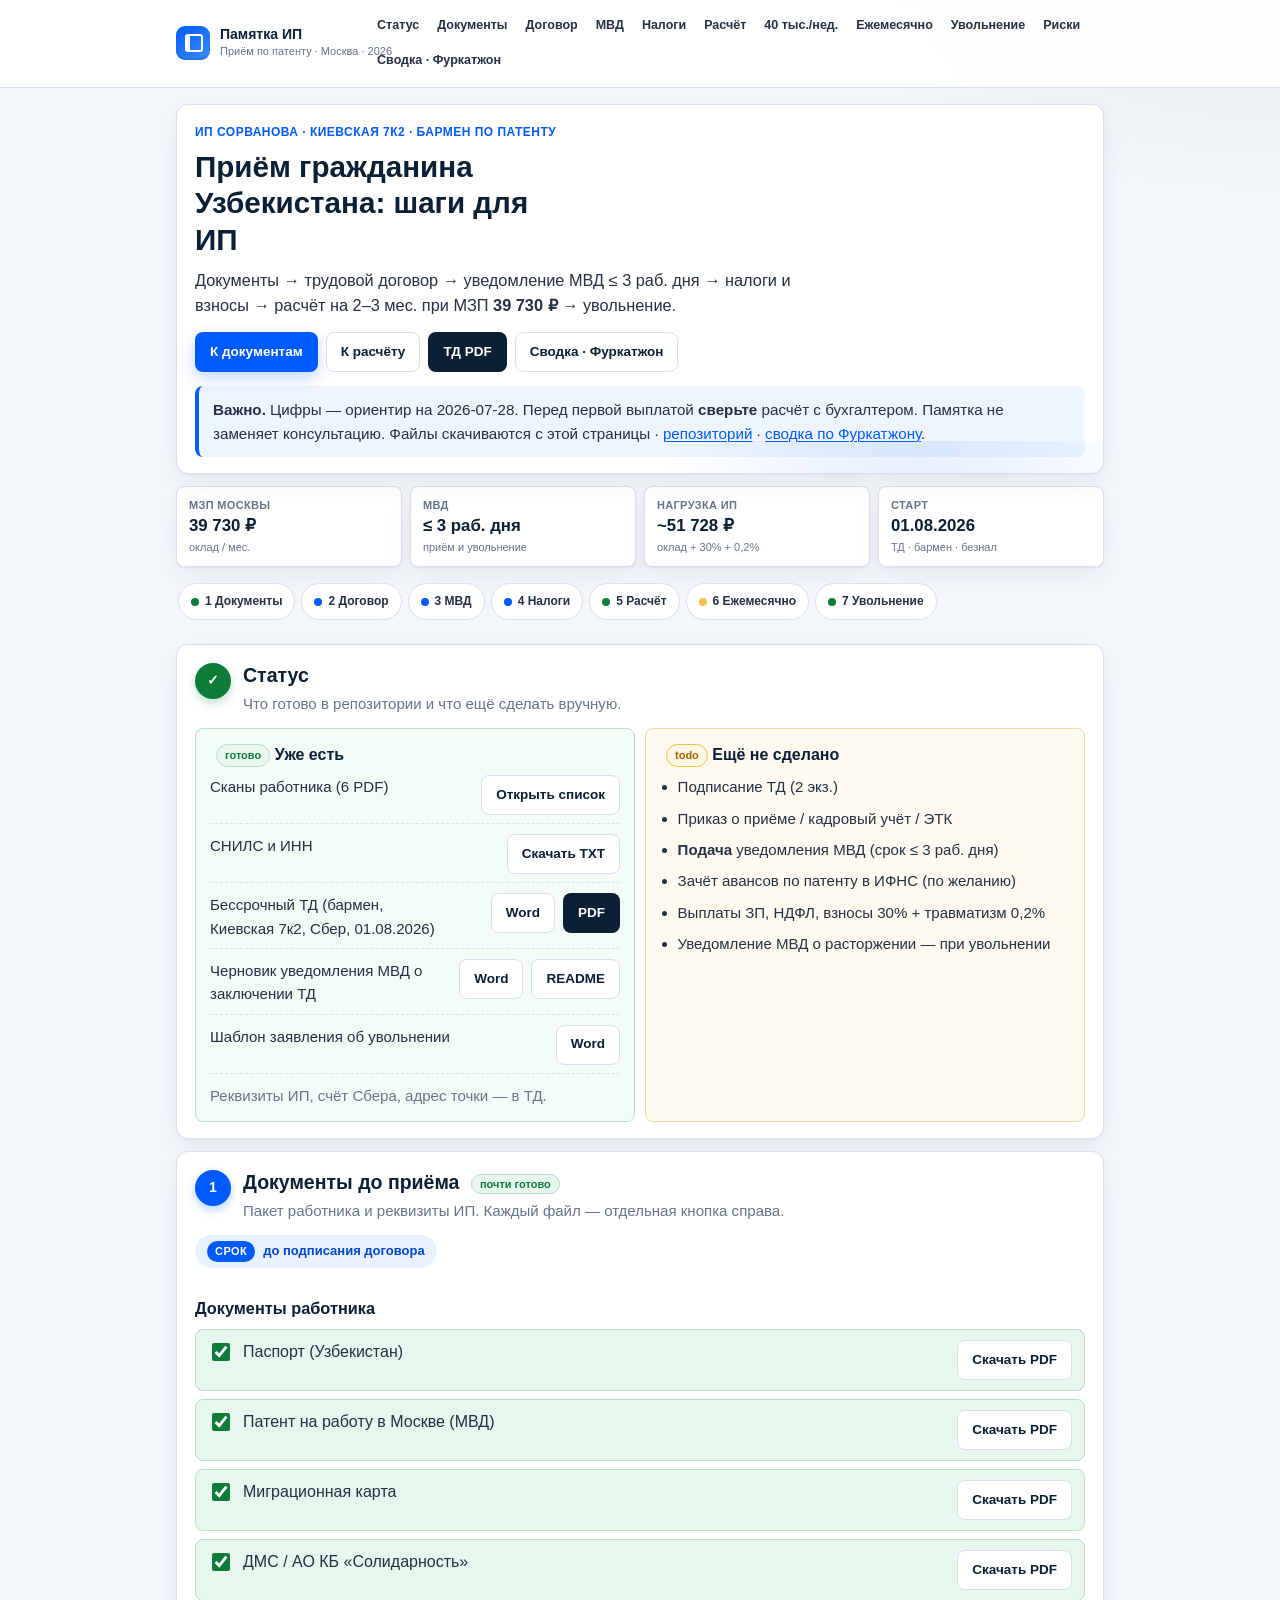
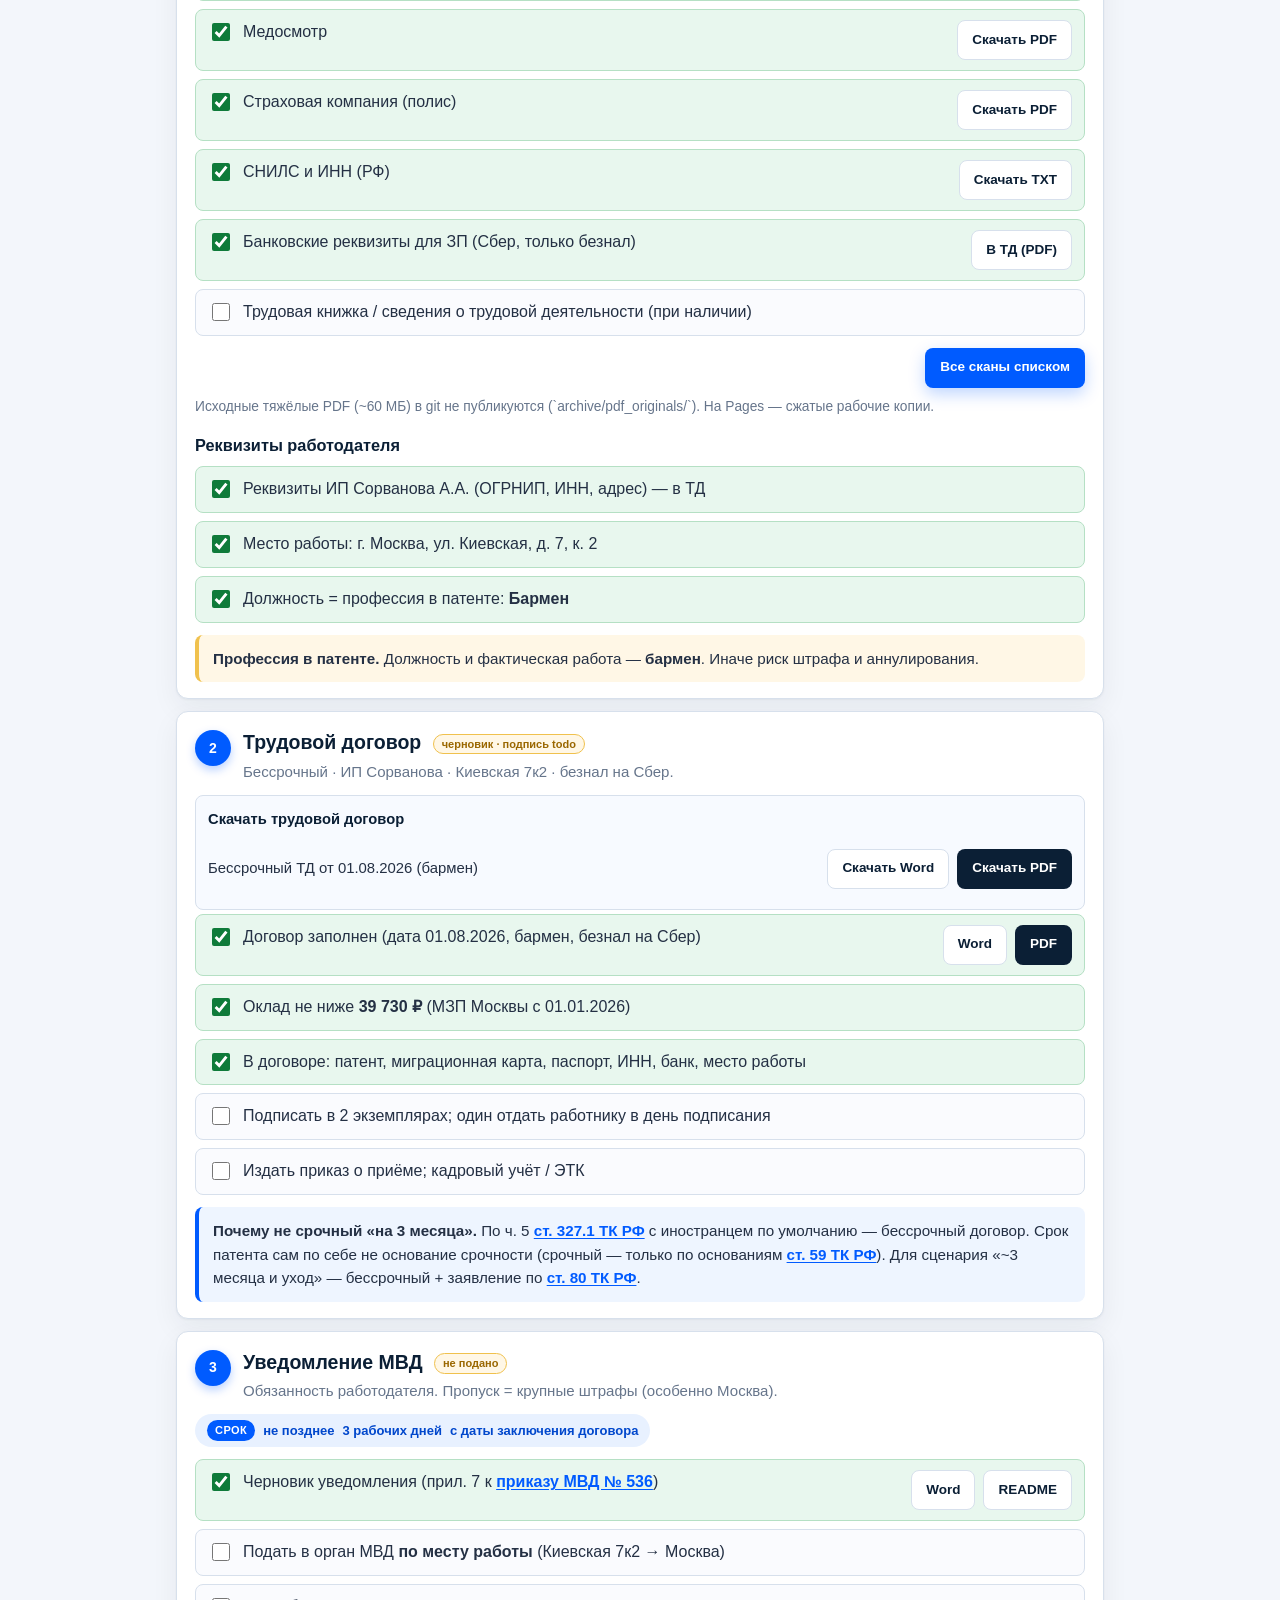
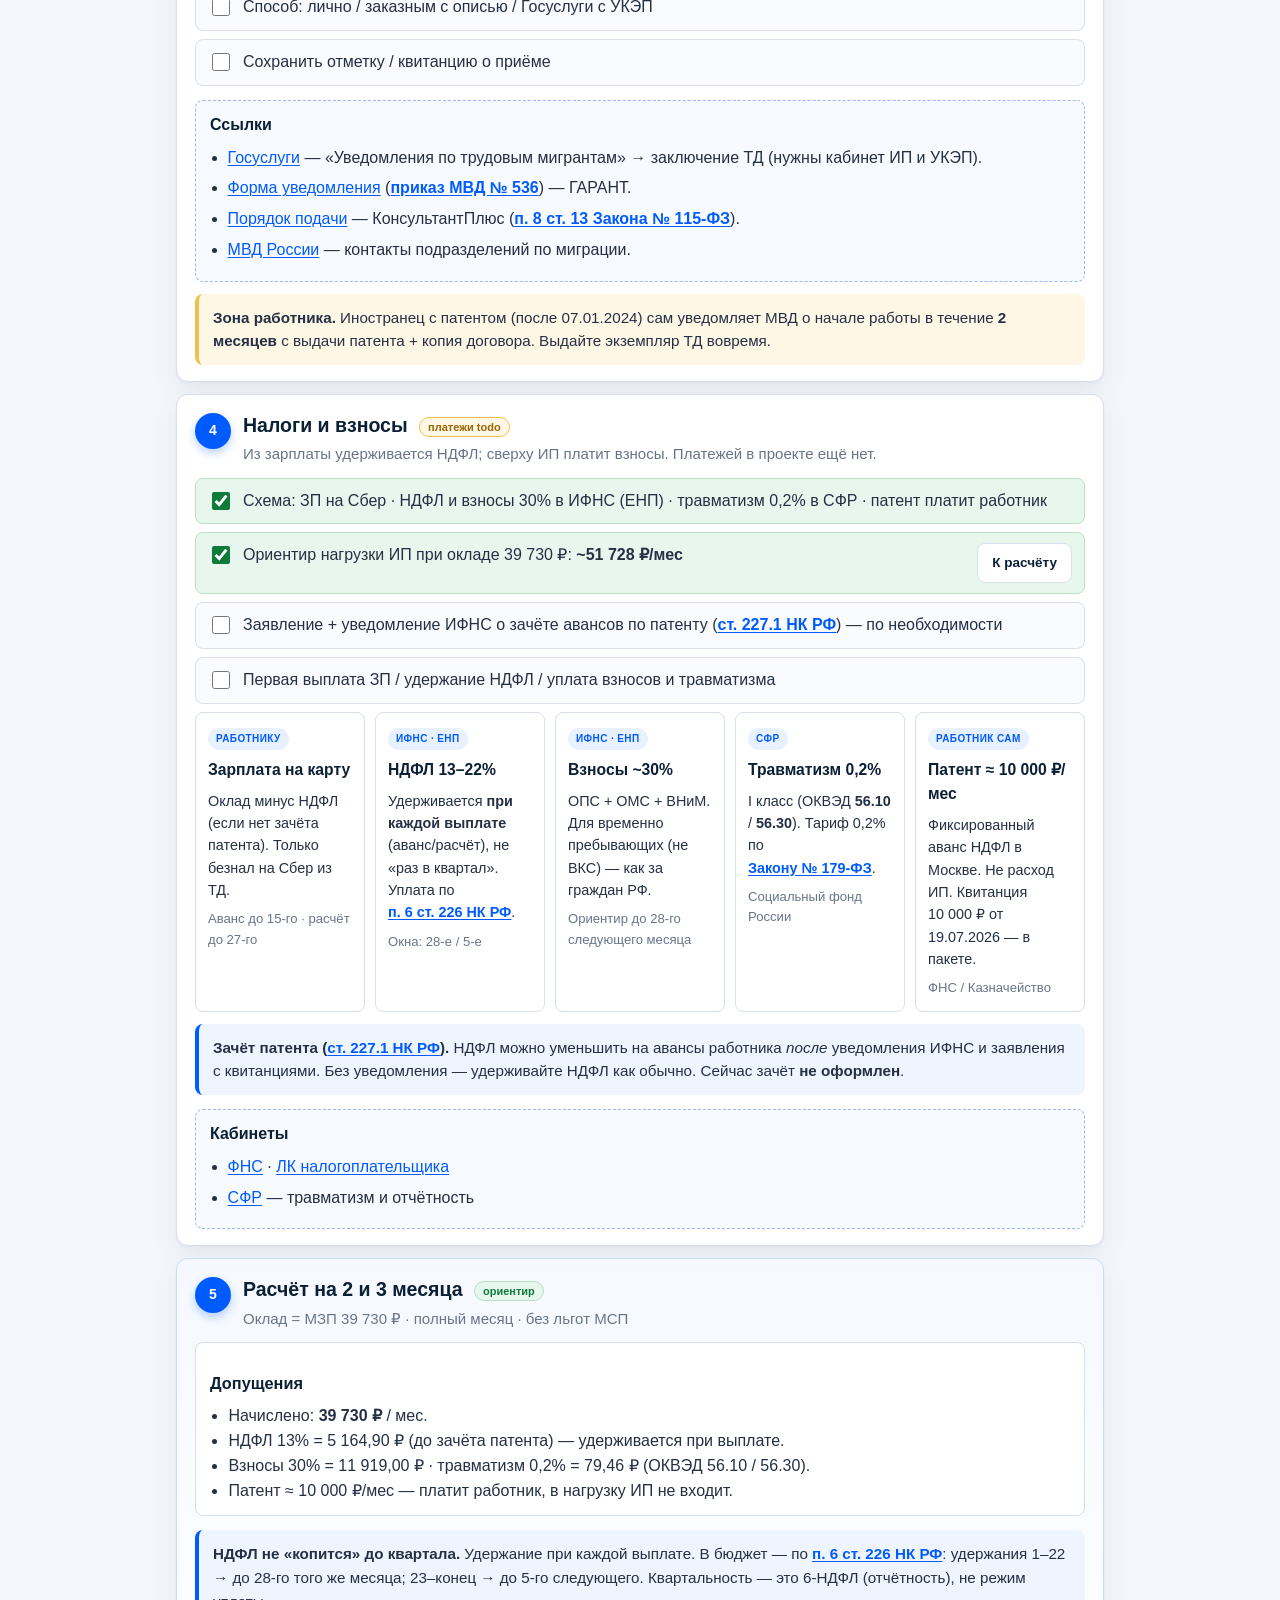
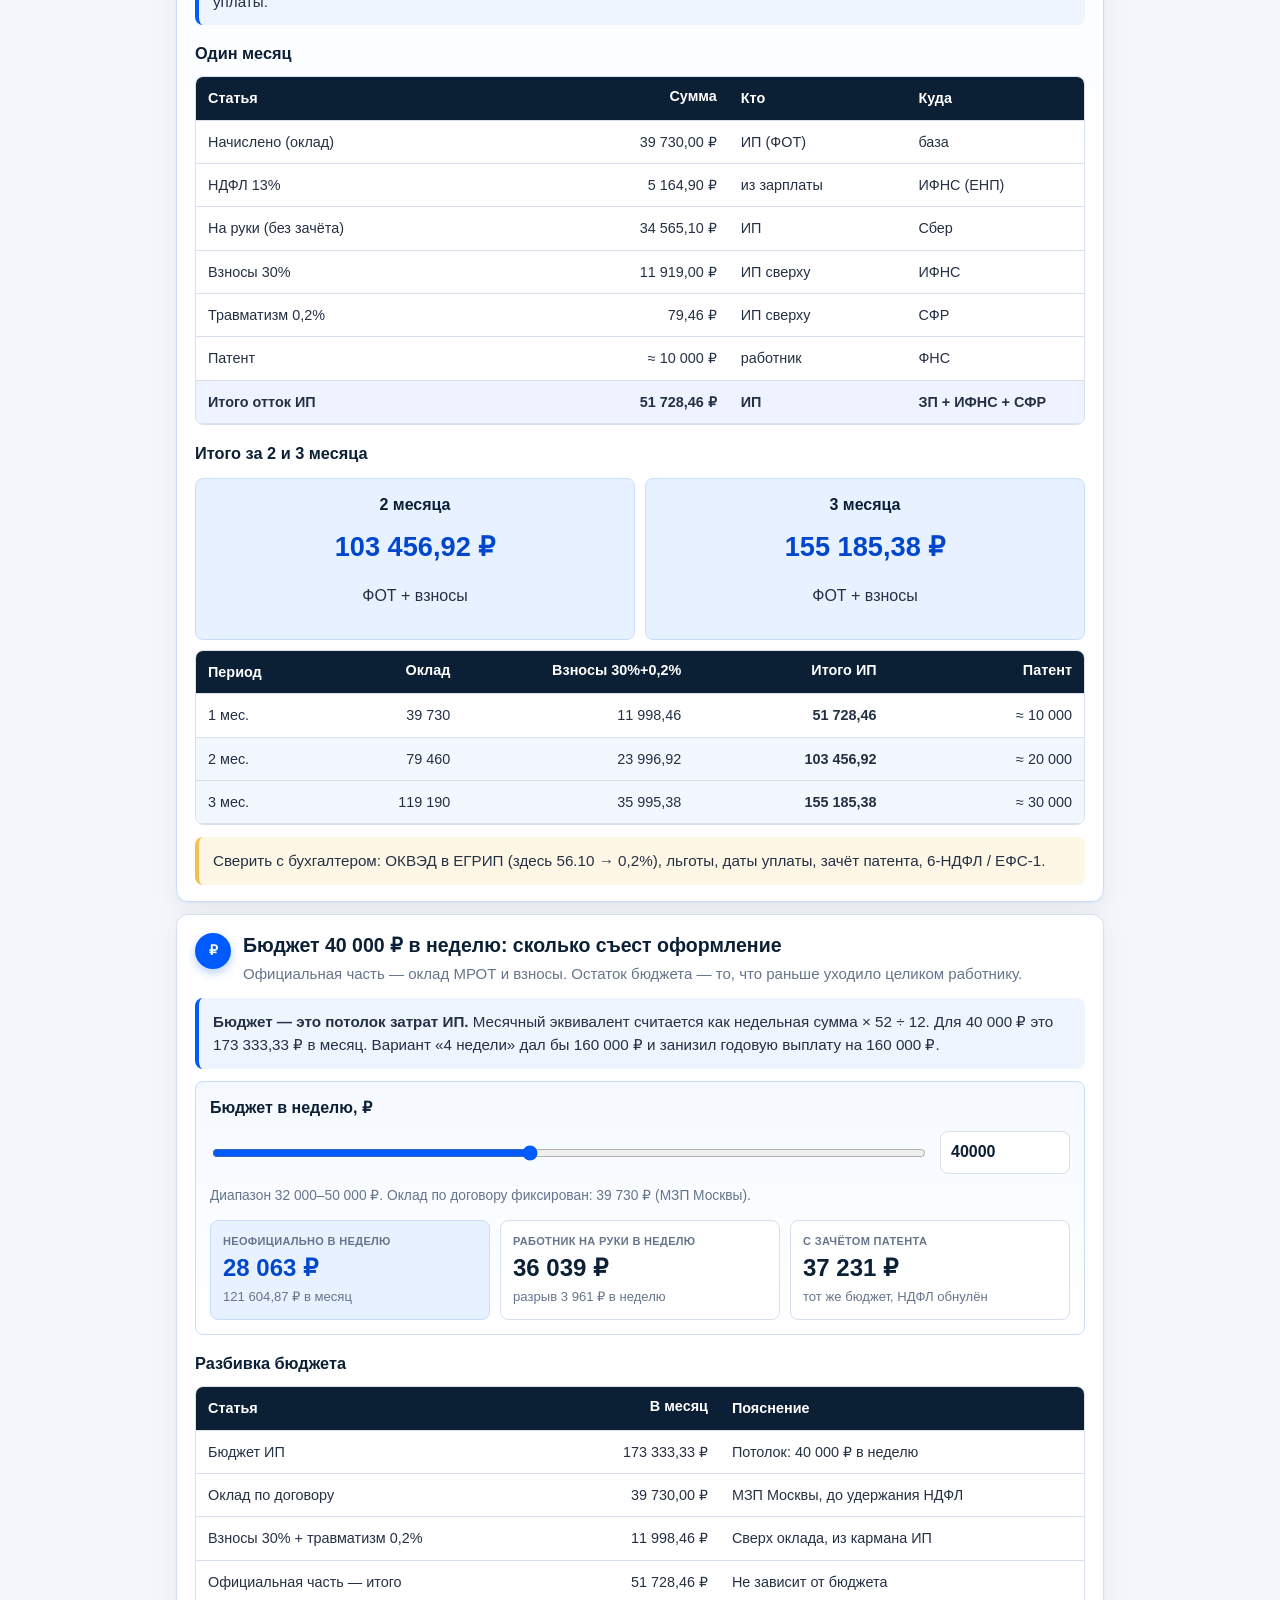
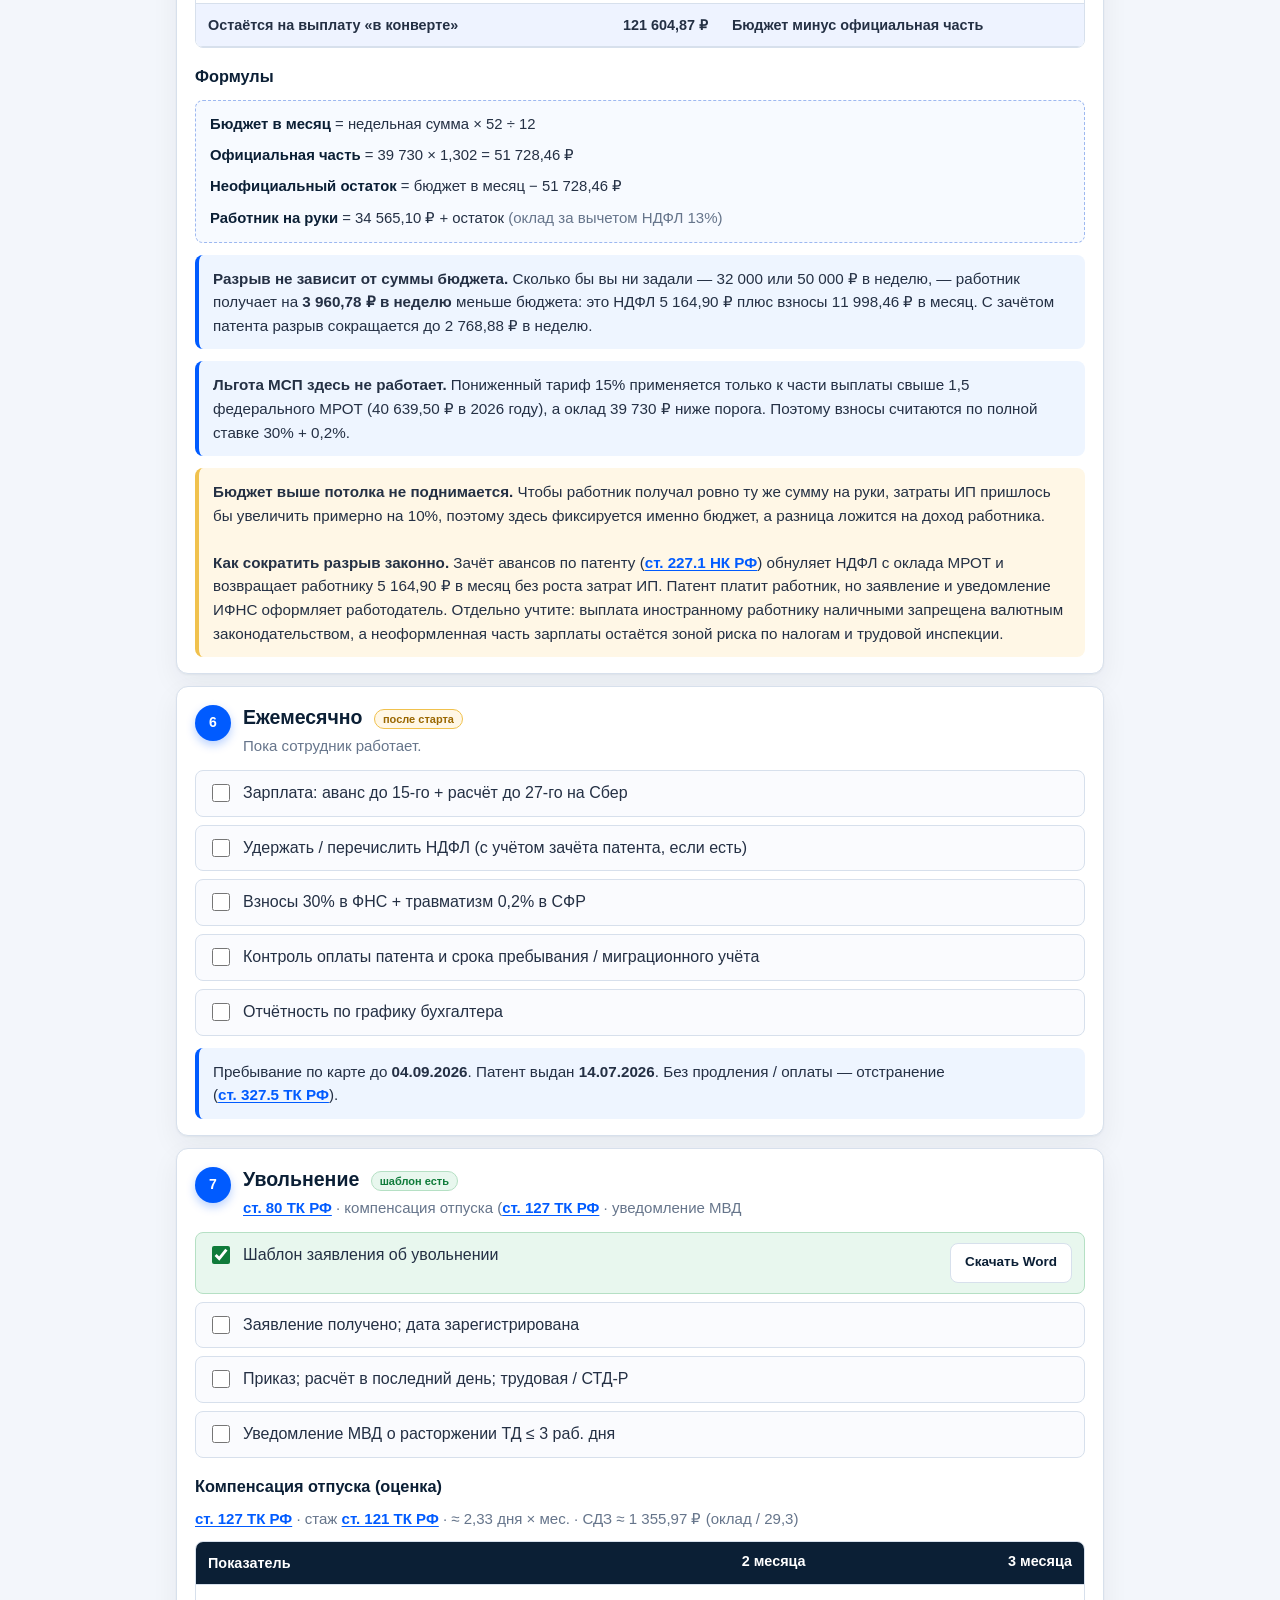
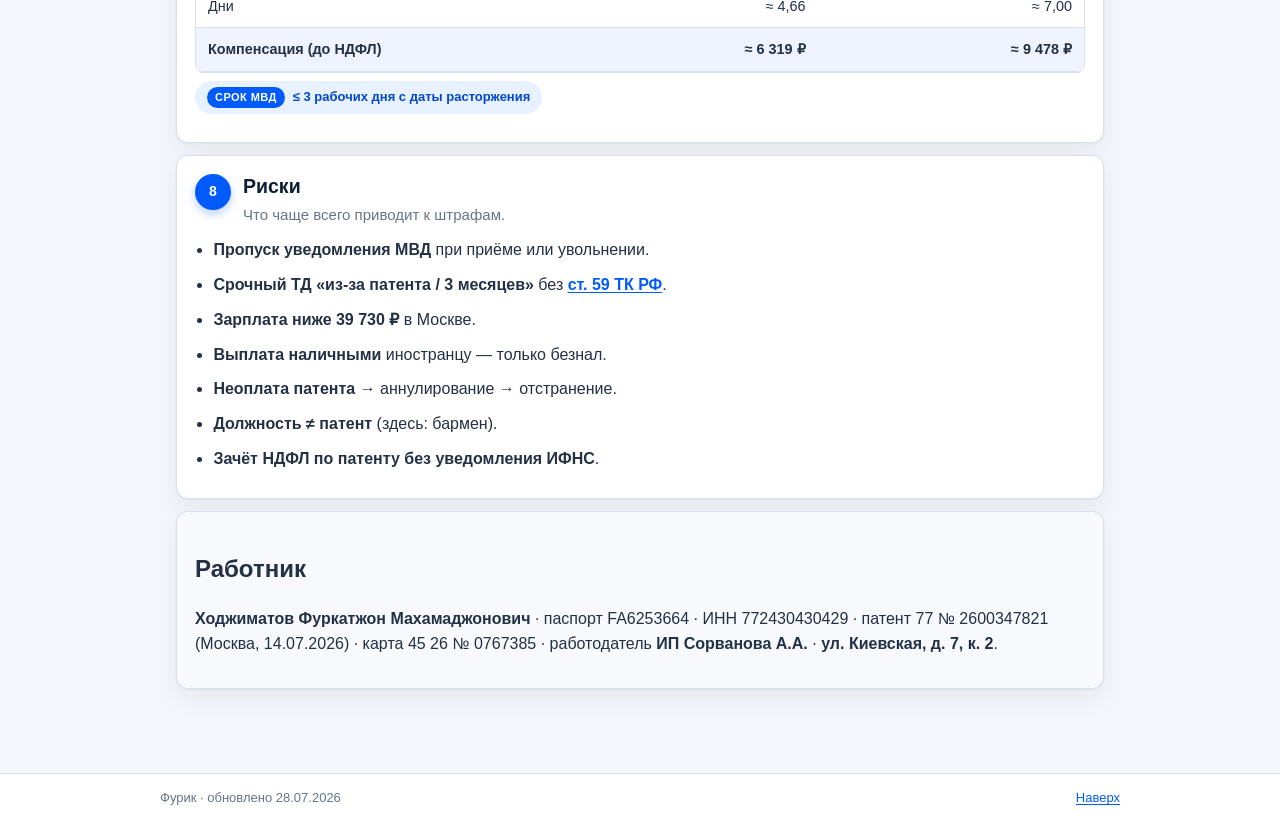
<file: docs/index.html>
<!DOCTYPE html>
<html lang="ru">
<head>
  <meta charset="UTF-8" />
  <meta name="viewport" content="width=device-width, initial-scale=1" />
  <title>Приём иностранца по патенту — пошаговая инструкция для ИП</title>
  <link rel="stylesheet" href="styles.css" />
</head>
<body>
  <header class="topbar" id="topbar">
    <div class="topbar__inner">
      <div class="brand">
        <span class="brand__mark" aria-hidden="true"></span>
        <div>
          <div class="brand__name">Памятка ИП</div>
          <div class="brand__sub">Приём по патенту · Москва · 2026</div>
        </div>
      </div>
      <button class="nav-toggle" type="button" aria-label="Меню" aria-expanded="false" id="navToggle">
        <span></span>
      </button>
      <nav class="topnav" aria-label="Разделы" id="topnav">
        <a href="#status">Статус</a>
        <a href="#prepare">Документы</a>
        <a href="#contract">Договор</a>
        <a href="#mvd">МВД</a>
        <a href="#taxes">Налоги</a>
        <a href="#calc">Расчёт</a>
        <a href="#same-pay">40 тыс./нед.</a>
        <a href="#monthly">Ежемесячно</a>
        <a href="#fire">Увольнение</a>
        <a href="#risks">Риски</a>
        <a href="raschety.html">Сводка · Фуркатжон</a>
      </nav>
    </div>
  </header>

  <main>
    <section class="hero block is-visible">
      <p class="eyebrow">ИП Сорванова · Киевская 7к2 · бармен по патенту</p>
      <h1>Приём гражданина Узбекистана: шаги для ИП</h1>
      <p class="lead">
        Документы → трудовой договор → уведомление МВД ≤&nbsp;3 раб. дня → налоги и взносы →
        расчёт на 2–3 мес. при МЗП <strong>39&nbsp;730&nbsp;₽</strong> → увольнение.
      </p>
      <div class="hero__actions">
        <a class="btn btn--primary" href="#prepare">К документам</a>
        <a class="btn btn--ghost" href="#calc">К расчёту</a>
        <a class="btn btn--pdf" href="трудовой-договор/трудовой-договор-Ходжиматов-бессрочный-01.08.2026.pdf" download>ТД PDF</a>
        <a class="btn btn--ghost" href="raschety.html">Сводка · Фуркатжон</a>
      </div>
      <div class="alert alert--info">
        <strong>Важно.</strong> Цифры — ориентир на 2026-07-28. Перед первой выплатой
        <strong>сверьте</strong> расчёт с бухгалтером. Памятка не заменяет консультацию.
        Файлы скачиваются с этой страницы ·
        <a href="https://github.com/puholet-sketch/furik" target="_blank" rel="noopener">репозиторий</a>
        · <a href="raschety.html">сводка по Фуркатжону</a>.
      </div>
    </section>

    <div class="facts">
      <div class="fact">
        <span class="fact__label">МЗП Москвы</span>
        <span class="fact__value">39&nbsp;730&nbsp;₽</span>
        <span class="fact__hint">оклад / мес.</span>
      </div>
      <div class="fact">
        <span class="fact__label">МВД</span>
        <span class="fact__value">≤&nbsp;3 раб. дня</span>
        <span class="fact__hint">приём и увольнение</span>
      </div>
      <div class="fact">
        <span class="fact__label">Нагрузка ИП</span>
        <span class="fact__value">~51&nbsp;728&nbsp;₽</span>
        <span class="fact__hint">оклад + 30% + 0,2%</span>
      </div>
      <div class="fact">
        <span class="fact__label">Старт</span>
        <span class="fact__value">01.08.2026</span>
        <span class="fact__hint">ТД · бармен · безнал</span>
      </div>
    </div>

    <nav class="progress" aria-label="Прогресс шагов">
      <a href="#prepare" data-state="done"><span class="progress__dot"></span>1 Документы</a>
      <a href="#contract" data-state="partial"><span class="progress__dot"></span>2 Договор</a>
      <a href="#mvd" data-state="partial"><span class="progress__dot"></span>3 МВД</a>
      <a href="#taxes" data-state="partial"><span class="progress__dot"></span>4 Налоги</a>
      <a href="#calc" data-state="done"><span class="progress__dot"></span>5 Расчёт</a>
      <a href="#monthly" data-state="todo"><span class="progress__dot"></span>6 Ежемесячно</a>
      <a href="#fire" data-state="done"><span class="progress__dot"></span>7 Увольнение</a>
    </nav>

    <section id="status" class="block status-panel">
      <div class="step-head">
        <span class="step-num">✓</span>
        <div>
          <h2>Статус</h2>
          <p class="muted">Что готово в репозитории и что ещё сделать вручную.</p>
        </div>
      </div>
      <div class="cards">
        <article class="card card--done">
          <h4><span class="badge badge--done">готово</span> Уже есть</h4>
          <div class="status-row">
            <div class="status-row__text">Сканы работника (6 PDF)</div>
            <div class="status-row__actions">
              <a class="btn btn--ghost" href="документы-работника/index.html">Открыть список</a>
            </div>
          </div>
          <div class="status-row">
            <div class="status-row__text">СНИЛС и ИНН</div>
            <div class="status-row__actions">
              <a class="btn btn--ghost" href="СНИЛС%20ИНН.txt" download>Скачать TXT</a>
            </div>
          </div>
          <div class="status-row">
            <div class="status-row__text">Бессрочный ТД (бармен, Киевская&nbsp;7к2, Сбер, 01.08.2026)</div>
            <div class="status-row__actions">
              <a class="btn btn--ghost" href="трудовой-договор/трудовой-договор-Ходжиматов-бессрочный-01.08.2026.docx" download>Word</a>
              <a class="btn btn--pdf" href="трудовой-договор/трудовой-договор-Ходжиматов-бессрочный-01.08.2026.pdf" download>PDF</a>
            </div>
          </div>
          <div class="status-row">
            <div class="status-row__text">Черновик уведомления МВД о заключении ТД</div>
            <div class="status-row__actions">
              <a class="btn btn--ghost" href="уведомление-мвд/уведомление-МВД-заключение-ТД-Ходжиматов-01.08.2026.docx" download>Word</a>
              <a class="btn btn--ghost" href="уведомление-мвд/README.md">README</a>
            </div>
          </div>
          <div class="status-row">
            <div class="status-row__text">Шаблон заявления об увольнении</div>
            <div class="status-row__actions">
              <a class="btn btn--ghost" href="кадры-увольнение/заявление-об-увольнении.docx" download>Word</a>
            </div>
          </div>
          <p class="muted" style="margin-top:8px">Реквизиты ИП, счёт Сбера, адрес точки — в ТД.</p>
        </article>
        <article class="card card--todo">
          <h4><span class="badge badge--todo">todo</span> Ещё не сделано</h4>
          <ul class="status-list">
            <li>Подписание ТД (2 экз.)</li>
            <li>Приказ о приёме / кадровый учёт / ЭТК</li>
            <li><strong>Подача</strong> уведомления МВД (срок ≤&nbsp;3 раб. дня)</li>
            <li>Зачёт авансов по патенту в ИФНС (по желанию)</li>
            <li>Выплаты ЗП, НДФЛ, взносы 30% + травматизм 0,2%</li>
            <li>Уведомление МВД о расторжении — при увольнении</li>
          </ul>
        </article>
      </div>
    </section>

    <section id="prepare" class="block">
      <div class="step-head">
        <span class="step-num">1</span>
        <div>
          <h2>Документы до приёма <span class="badge badge--done">почти готово</span></h2>
          <p class="muted">Пакет работника и реквизиты ИП. Каждый файл — отдельная кнопка справа.</p>
        </div>
      </div>
      <div class="deadline"><span>Срок</span> до подписания договора</div>

      <h3>Документы работника</h3>
      <div class="check-row done">
        <label class="check-row__main"><input type="checkbox" checked /><span class="check-row__text">Паспорт (Узбекистан)</span></label>
        <div class="check-row__actions">
          <a class="btn btn--ghost" href="документы-работника/O%27ZBEKISTON%20RESPUBLIKASI.pdf" download>Скачать PDF</a>
        </div>
      </div>
      <div class="check-row done">
        <label class="check-row__main"><input type="checkbox" checked /><span class="check-row__text">Патент на работу в Москве (МВД)</span></label>
        <div class="check-row__actions">
          <a class="btn btn--ghost" href="документы-работника/%D0%9C%D0%98%D0%9D%D0%98%D0%A1%D0%A2%D0%95%D0%A0%D0%A1%D0%A2%D0%92%D0%9E_%D0%92%D0%9D%D0%A3%D0%A2%D0%A0%D0%95%D0%9D%D0%9D%D0%98%D0%A5_%D0%94%D0%95%D0%9B_%D0%A0%D0%9E%D0%A1%D0%A1%D0%98%D0%98%CC%86%D0%A1%D0%9A%D0%9E%D0%98%CC%86_%D0%A4%D0%95%D0%94%D0%95%D0%A0%D0%90%D0%A6%D0%98%D0%98.pdf" download>Скачать PDF</a>
        </div>
      </div>
      <div class="check-row done">
        <label class="check-row__main"><input type="checkbox" checked /><span class="check-row__text">Миграционная карта</span></label>
        <div class="check-row__actions">
          <a class="btn btn--ghost" href="документы-работника/%D0%91%20%28%D0%92%D1%8B%D0%B5%D0%B7%D0%B4Departure%29.pdf" download>Скачать PDF</a>
        </div>
      </div>
      <div class="check-row done">
        <label class="check-row__main"><input type="checkbox" checked /><span class="check-row__text">ДМС / АО КБ «Солидарность»</span></label>
        <div class="check-row__actions">
          <a class="btn btn--ghost" href="документы-работника/%D0%90%D0%9E%20%D0%9A%D0%91%20%D0%A1%D0%BE%D0%BB%D0%B8%D0%B4%D0%B0%D1%80%D0%BD%D0%BE%D1%81%D1%82%D1%8C.pdf" download>Скачать PDF</a>
        </div>
      </div>
      <div class="check-row done">
        <label class="check-row__main"><input type="checkbox" checked /><span class="check-row__text">Медосмотр</span></label>
        <div class="check-row__actions">
          <a class="btn btn--ghost" href="документы-работника/%D0%93%D0%BE%D1%81%D1%83%D0%B4%D0%B0%D1%80%D1%81%D1%82%D0%B2%D0%B5%D0%BD%D0%BD%D0%BE%D0%B5_%D0%B1%D1%8E%D0%B4%D0%B6%D0%B5%D1%82%D0%BD%D0%BE%D0%B5_%D1%83%D1%87%D1%80%D0%B5%D0%B6%D0%B4%D0%B5%D0%BD%D0%B8%D0%B5_%D0%B7%D0%B4%D1%80%D0%B0%D0%B2%D0%BE%D0%BE%D1%85%D1%80%D0%B0%D0%BD%D0%B5%D0%BD%D0%B8%D1%8F_%D0%B3%D0%BE%D1%80%D0%BE%D0%B4%D0%B0.pdf" download>Скачать PDF</a>
        </div>
      </div>
      <div class="check-row done">
        <label class="check-row__main"><input type="checkbox" checked /><span class="check-row__text">Страховая компания (полис)</span></label>
        <div class="check-row__actions">
          <a class="btn btn--ghost" href="документы-работника/%D0%A1%D0%A2%D0%A0%D0%90%D0%A5%D0%9E%D0%92%D0%90%D0%AF%20%D0%9A%D0%9E%D0%9C%D0%9F%D0%90%D0%9D%D0%98%D0%AF.pdf" download>Скачать PDF</a>
        </div>
      </div>
      <div class="check-row done">
        <label class="check-row__main"><input type="checkbox" checked /><span class="check-row__text">СНИЛС и ИНН (РФ)</span></label>
        <div class="check-row__actions">
          <a class="btn btn--ghost" href="СНИЛС%20ИНН.txt" download>Скачать TXT</a>
        </div>
      </div>
      <div class="check-row done">
        <label class="check-row__main"><input type="checkbox" checked /><span class="check-row__text">Банковские реквизиты для ЗП (Сбер, только безнал)</span></label>
        <div class="check-row__actions">
          <a class="btn btn--ghost" href="трудовой-договор/трудовой-договор-Ходжиматов-бессрочный-01.08.2026.pdf" download>В ТД (PDF)</a>
        </div>
      </div>
      <div class="check-row">
        <label class="check-row__main"><input type="checkbox" /><span class="check-row__text">Трудовая книжка / сведения о трудовой деятельности (при наличии)</span></label>
      </div>

      <div class="btn-row" style="margin-top:12px">
        <a class="btn btn--primary" href="документы-работника/index.html">Все сканы списком</a>
      </div>
      <p class="footnote">Исходные тяжёлые PDF (~60&nbsp;МБ) в git не публикуются (`archive/pdf_originals/`). На Pages — сжатые рабочие копии.</p>

      <h3>Реквизиты работодателя</h3>
      <div class="check-row done">
        <label class="check-row__main"><input type="checkbox" checked /><span class="check-row__text">Реквизиты ИП Сорванова А.А. (ОГРНИП, ИНН, адрес) — в ТД</span></label>
      </div>
      <div class="check-row done">
        <label class="check-row__main"><input type="checkbox" checked /><span class="check-row__text">Место работы: г.&nbsp;Москва, ул.&nbsp;Киевская, д.&nbsp;7, к.&nbsp;2</span></label>
      </div>
      <div class="check-row done">
        <label class="check-row__main"><input type="checkbox" checked /><span class="check-row__text">Должность = профессия в патенте: <strong>Бармен</strong></span></label>
      </div>

      <div class="alert alert--warn">
        <strong>Профессия в патенте.</strong> Должность и фактическая работа — <strong>бармен</strong>. Иначе риск штрафа и аннулирования.
      </div>
    </section>

    <section id="contract" class="block">
      <div class="step-head">
        <span class="step-num">2</span>
        <div>
          <h2>Трудовой договор <span class="badge badge--todo">черновик · подпись todo</span></h2>
          <p class="muted">Бессрочный · ИП Сорванова · Киевская&nbsp;7к2 · безнал на Сбер.</p>
        </div>
      </div>

      <div class="dl-panel">
        <p class="dl-panel__title">Скачать трудовой договор</p>
        <div class="dl-item">
          <div class="dl-item__name">Бессрочный ТД от 01.08.2026 (бармен)</div>
          <div class="dl-item__actions">
            <a class="btn btn--ghost" href="трудовой-договор/трудовой-договор-Ходжиматов-бессрочный-01.08.2026.docx" download>Скачать Word</a>
            <a class="btn btn--pdf" href="трудовой-договор/трудовой-договор-Ходжиматов-бессрочный-01.08.2026.pdf" download>Скачать PDF</a>
          </div>
        </div>
      </div>

      <div class="check-row done">
        <label class="check-row__main"><input type="checkbox" checked /><span class="check-row__text">Договор заполнен (дата 01.08.2026, бармен, безнал на Сбер)</span></label>
        <div class="check-row__actions">
          <a class="btn btn--ghost" href="трудовой-договор/трудовой-договор-Ходжиматов-бессрочный-01.08.2026.docx" download>Word</a>
          <a class="btn btn--pdf" href="трудовой-договор/трудовой-договор-Ходжиматов-бессрочный-01.08.2026.pdf" download>PDF</a>
        </div>
      </div>
      <div class="check-row done">
        <label class="check-row__main"><input type="checkbox" checked /><span class="check-row__text">Оклад не ниже <strong>39&nbsp;730&nbsp;₽</strong> (МЗП Москвы с 01.01.2026)</span></label>
      </div>
      <div class="check-row done">
        <label class="check-row__main"><input type="checkbox" checked /><span class="check-row__text">В договоре: патент, миграционная карта, паспорт, ИНН, банк, место работы</span></label>
      </div>
      <div class="check-row">
        <label class="check-row__main"><input type="checkbox" /><span class="check-row__text">Подписать в 2 экземплярах; один отдать работнику в день подписания</span></label>
      </div>
      <div class="check-row">
        <label class="check-row__main"><input type="checkbox" /><span class="check-row__text">Издать приказ о приёме; кадровый учёт / ЭТК</span></label>
      </div>

      <div class="alert alert--info">
        <strong>Почему не срочный «на 3 месяца».</strong>
        По ч.&nbsp;5 <a class="law-ref" href="https://www.consultant.ru/document/cons_doc_LAW_34683/309d66cd32f13142a227dcddcd0d0210271d1abd/" target="_blank" rel="noopener">ст.&nbsp;327.1 ТК РФ</a> с иностранцем по умолчанию — бессрочный договор.
        Срок патента сам по себе не основание срочности (срочный — только по основаниям <a class="law-ref" href="https://www.consultant.ru/document/cons_doc_LAW_34683/a462b0f18cb5c73ceb2ea1ff71ae88aed4d67e84/" target="_blank" rel="noopener">ст.&nbsp;59 ТК РФ</a>). Для сценария «~3 месяца и уход» —
        бессрочный + заявление по <a class="law-ref" href="https://www.consultant.ru/document/cons_doc_LAW_34683/aed7d03df679e3376974dadd131b899dc6966650/" target="_blank" rel="noopener">ст.&nbsp;80 ТК РФ</a>.
      </div>
    </section>

    <section id="mvd" class="block">
      <div class="step-head">
        <span class="step-num">3</span>
        <div>
          <h2>Уведомление МВД <span class="badge badge--todo">не подано</span></h2>
          <p class="muted">Обязанность работодателя. Пропуск = крупные штрафы (особенно Москва).</p>
        </div>
      </div>
      <div class="deadline"><span>Срок</span> не позднее <strong>3 рабочих дней</strong> с даты заключения договора</div>

      <div class="check-row done">
        <label class="check-row__main"><input type="checkbox" checked /><span class="check-row__text">Черновик уведомления (прил.&nbsp;7 к <a class="law-ref" href="https://base.garant.ru/74775946/1a3794674ba91fb6f13d1885dca9f9e1/" target="_blank" rel="noopener">приказу МВД №&nbsp;536</a>)</span></label>
        <div class="check-row__actions">
          <a class="btn btn--ghost" href="уведомление-мвд/уведомление-МВД-заключение-ТД-Ходжиматов-01.08.2026.docx" download>Word</a>
          <a class="btn btn--ghost" href="уведомление-мвд/README.md">README</a>
        </div>
      </div>
      <div class="check-row">
        <label class="check-row__main"><input type="checkbox" /><span class="check-row__text">Подать в орган МВД <strong>по месту работы</strong> (Киевская&nbsp;7к2 → Москва)</span></label>
      </div>
      <div class="check-row">
        <label class="check-row__main"><input type="checkbox" /><span class="check-row__text">Способ: лично / заказным с описью / Госуслуги с УКЭП</span></label>
      </div>
      <div class="check-row">
        <label class="check-row__main"><input type="checkbox" /><span class="check-row__text">Сохранить отметку / квитанцию о приёме</span></label>
      </div>

      <div class="link-box">
        <h4>Ссылки</h4>
        <ul>
          <li><a href="https://www.gosuslugi.ru/" target="_blank" rel="noopener">Госуслуги</a> — «Уведомления по трудовым мигрантам» → заключение ТД (нужны кабинет ИП и УКЭП).</li>
          <li><a href="https://base.garant.ru/74775946/1a3794674ba91fb6f13d1885dca9f9e1/" target="_blank" rel="noopener">Форма уведомления</a> (<a class="law-ref" href="https://base.garant.ru/74775946/1a3794674ba91fb6f13d1885dca9f9e1/" target="_blank" rel="noopener">приказ МВД №&nbsp;536</a>) — ГАРАНТ.</li>
          <li><a href="https://www.consultant.ru/document/cons_doc_LAW_365473/6be0eac52331fada1459529f38f796d1e42c0a16/" target="_blank" rel="noopener">Порядок подачи</a> — КонсультантПлюс (<a class="law-ref" href="https://www.consultant.ru/document/cons_doc_LAW_365473/6be0eac52331fada1459529f38f796d1e42c0a16/" target="_blank" rel="noopener">п.&nbsp;8 ст.&nbsp;13 Закона №&nbsp;115-ФЗ</a>).</li>
          <li><a href="https://мвд.рф/" target="_blank" rel="noopener">МВД России</a> — контакты подразделений по миграции.</li>
        </ul>
      </div>
      <div class="alert alert--warn">
        <strong>Зона работника.</strong> Иностранец с патентом (после 07.01.2024) сам уведомляет МВД о начале работы
        в течение <strong>2 месяцев</strong> с выдачи патента + копия договора. Выдайте экземпляр ТД вовремя.
      </div>
    </section>

    <section id="taxes" class="block">
      <div class="step-head">
        <span class="step-num">4</span>
        <div>
          <h2>Налоги и взносы <span class="badge badge--todo">платежи todo</span></h2>
          <p class="muted">Из зарплаты удерживается НДФЛ; сверху ИП платит взносы. Платежей в проекте ещё нет.</p>
        </div>
      </div>

      <div class="check-row done">
        <label class="check-row__main"><input type="checkbox" checked /><span class="check-row__text">Схема: ЗП на Сбер · НДФЛ и взносы 30% в ИФНС (ЕНП) · травматизм 0,2% в СФР · патент платит работник</span></label>
      </div>
      <div class="check-row done">
        <label class="check-row__main"><input type="checkbox" checked /><span class="check-row__text">Ориентир нагрузки ИП при окладе 39&nbsp;730&nbsp;₽: <strong>~51&nbsp;728&nbsp;₽/мес</strong></span></label>
        <div class="check-row__actions">
          <a class="btn btn--ghost" href="#calc">К расчёту</a>
        </div>
      </div>
      <div class="check-row">
        <label class="check-row__main"><input type="checkbox" /><span class="check-row__text">Заявление + уведомление ИФНС о зачёте авансов по патенту (<a class="law-ref" href="https://www.consultant.ru/document/cons_doc_LAW_28165/5adc4fe62fbcbcbffa332de635616bec52a58151/" target="_blank" rel="noopener">ст.&nbsp;227.1 НК РФ</a>) — по необходимости</span></label>
      </div>
      <div class="check-row">
        <label class="check-row__main"><input type="checkbox" /><span class="check-row__text">Первая выплата ЗП / удержание НДФЛ / уплата взносов и травматизма</span></label>
      </div>

      <div class="pay-grid">
        <article class="pay-card">
          <div class="pay-card__tag">Работнику</div>
          <h4>Зарплата на карту</h4>
          <p>Оклад минус НДФЛ (если нет зачёта патента). Только безнал на Сбер из ТД.</p>
          <p class="pay-card__where">Аванс до 15-го · расчёт до 27-го</p>
        </article>
        <article class="pay-card">
          <div class="pay-card__tag">ИФНС · ЕНП</div>
          <h4>НДФЛ 13–22%</h4>
          <p>Удерживается <strong>при каждой выплате</strong> (аванс/расчёт), не «раз в квартал». Уплата по <a class="law-ref" href="https://www.consultant.ru/document/cons_doc_LAW_28165/ecfd690acbabfd266e9d5c4ac0275726d4d0a7c1/" target="_blank" rel="noopener">п.&nbsp;6 ст.&nbsp;226 НК РФ</a>.</p>
          <p class="pay-card__where">Окна: 28-е / 5-е</p>
        </article>
        <article class="pay-card">
          <div class="pay-card__tag">ИФНС · ЕНП</div>
          <h4>Взносы ~30%</h4>
          <p>ОПС + ОМС + ВНиМ. Для временно пребывающих (не ВКС) — как за граждан РФ.</p>
          <p class="pay-card__where">Ориентир до 28-го следующего месяца</p>
        </article>
        <article class="pay-card">
          <div class="pay-card__tag">СФР</div>
          <h4>Травматизм 0,2%</h4>
          <p>I&nbsp;класс (ОКВЭД <strong>56.10</strong> / <strong>56.30</strong>). Тариф 0,2% по <a class="law-ref" href="https://www.consultant.ru/document/cons_doc_LAW_57243/" target="_blank" rel="noopener">Закону №&nbsp;179-ФЗ</a>.</p>
          <p class="pay-card__where">Социальный фонд России</p>
        </article>
        <article class="pay-card">
          <div class="pay-card__tag">Работник сам</div>
          <h4>Патент ≈ 10&nbsp;000&nbsp;₽/мес</h4>
          <p>Фиксированный аванс НДФЛ в Москве. Не расход ИП. Квитанция 10&nbsp;000&nbsp;₽ от 19.07.2026 — в пакете.</p>
          <p class="pay-card__where">ФНС / Казначейство</p>
        </article>
      </div>

      <div class="alert alert--info">
        <strong>Зачёт патента (<a class="law-ref" href="https://www.consultant.ru/document/cons_doc_LAW_28165/5adc4fe62fbcbcbffa332de635616bec52a58151/" target="_blank" rel="noopener">ст.&nbsp;227.1 НК РФ</a>).</strong>
        НДФЛ можно уменьшить на авансы работника <em>после</em> уведомления ИФНС и заявления с квитанциями.
        Без уведомления — удерживайте НДФЛ как обычно. Сейчас зачёт <strong>не оформлен</strong>.
      </div>
      <div class="link-box">
        <h4>Кабинеты</h4>
        <ul>
          <li><a href="https://www.nalog.gov.ru/" target="_blank" rel="noopener">ФНС</a> · <a href="https://lkfl2.nalog.ru/lkfl" target="_blank" rel="noopener">ЛК налогоплательщика</a></li>
          <li><a href="https://sfr.gov.ru/" target="_blank" rel="noopener">СФР</a> — травматизм и отчётность</li>
        </ul>
      </div>
    </section>

    <section id="calc" class="block block--accent">
      <div class="step-head">
        <span class="step-num">5</span>
        <div>
          <h2>Расчёт на 2 и 3 месяца <span class="badge badge--done">ориентир</span></h2>
          <p class="muted">Оклад = МЗП 39&nbsp;730&nbsp;₽ · полный месяц · без льгот МСП</p>
        </div>
      </div>

      <div class="assumptions">
        <h3>Допущения</h3>
        <ul>
          <li>Начислено: <strong>39&nbsp;730&nbsp;₽</strong> / мес.</li>
          <li>НДФЛ 13% = 5&nbsp;164,90&nbsp;₽ (до зачёта патента) — удерживается при выплате.</li>
          <li>Взносы 30% = 11&nbsp;919,00&nbsp;₽ · травматизм 0,2% = 79,46&nbsp;₽ (ОКВЭД 56.10 / 56.30).</li>
          <li>Патент ≈ 10&nbsp;000&nbsp;₽/мес — платит работник, в нагрузку ИП не входит.</li>
        </ul>
      </div>

      <div class="alert alert--info">
        <strong>НДФЛ не «копится» до квартала.</strong>
        Удержание при каждой выплате. В бюджет — по <a class="law-ref" href="https://www.consultant.ru/document/cons_doc_LAW_28165/ecfd690acbabfd266e9d5c4ac0275726d4d0a7c1/" target="_blank" rel="noopener">п.&nbsp;6 ст.&nbsp;226 НК РФ</a>:
        удержания 1–22 → до 28-го того же месяца; 23–конец → до 5-го следующего.
        Квартальность — это 6‑НДФЛ (отчётность), не режим уплаты.
      </div>

      <h3>Один месяц</h3>
      <div class="table-wrap">
        <table class="table-stack table-money table-costs">
          <colgroup>
            <col class="c-article" />
            <col class="c-sum" />
            <col class="c-who" />
            <col class="c-where" />
          </colgroup>
          <thead>
            <tr><th>Статья</th><th class="num">Сумма</th><th>Кто</th><th>Куда</th></tr>
          </thead>
          <tbody>
            <tr>
              <td data-label="Статья">Начислено (оклад)</td>
              <td class="num" data-label="Сумма">39&nbsp;730,00&nbsp;₽</td>
              <td data-label="Кто">ИП (ФОТ)</td>
              <td data-label="Куда">база</td>
            </tr>
            <tr>
              <td data-label="Статья">НДФЛ 13%</td>
              <td class="num" data-label="Сумма">5&nbsp;164,90&nbsp;₽</td>
              <td data-label="Кто">из зарплаты</td>
              <td data-label="Куда">ИФНС (ЕНП)</td>
            </tr>
            <tr>
              <td data-label="Статья">На руки (без зачёта)</td>
              <td class="num" data-label="Сумма">34&nbsp;565,10&nbsp;₽</td>
              <td data-label="Кто">ИП</td>
              <td data-label="Куда">Сбер</td>
            </tr>
            <tr>
              <td data-label="Статья">Взносы 30%</td>
              <td class="num" data-label="Сумма">11&nbsp;919,00&nbsp;₽</td>
              <td data-label="Кто">ИП сверху</td>
              <td data-label="Куда">ИФНС</td>
            </tr>
            <tr>
              <td data-label="Статья">Травматизм 0,2%</td>
              <td class="num" data-label="Сумма">79,46&nbsp;₽</td>
              <td data-label="Кто">ИП сверху</td>
              <td data-label="Куда">СФР</td>
            </tr>
            <tr>
              <td data-label="Статья">Патент</td>
              <td class="num" data-label="Сумма">≈&nbsp;10&nbsp;000&nbsp;₽</td>
              <td data-label="Кто">работник</td>
              <td data-label="Куда">ФНС</td>
            </tr>
            <tr class="row-total">
              <td data-label="Статья">Итого отток ИП</td>
              <td class="num" data-label="Сумма">51&nbsp;728,46&nbsp;₽</td>
              <td data-label="Кто">ИП</td>
              <td data-label="Куда">ЗП + ИФНС + СФР</td>
            </tr>
          </tbody>
        </table>
      </div>

      <h3>Итого за 2 и 3 месяца</h3>
      <div class="cards">
        <article class="card card--money">
          <h4>2 месяца</h4>
          <p class="big-num">103&nbsp;456,92&nbsp;₽</p>
          <p>ФОТ + взносы</p>
        </article>
        <article class="card card--money">
          <h4>3 месяца</h4>
          <p class="big-num">155&nbsp;185,38&nbsp;₽</p>
          <p>ФОТ + взносы</p>
        </article>
      </div>
      <div class="table-wrap">
        <table class="table-money table-period">
          <colgroup>
            <col class="c-period" />
            <col class="c-salary" />
            <col class="c-contrib" />
            <col class="c-total" />
            <col class="c-patent" />
          </colgroup>
          <thead>
            <tr>
              <th>Период</th>
              <th class="num">Оклад</th>
              <th class="num">Взносы 30%+0,2%</th>
              <th class="num">Итого ИП</th>
              <th class="num">Патент</th>
            </tr>
          </thead>
          <tbody>
            <tr>
              <td>1 мес.</td>
              <td class="num">39&nbsp;730</td>
              <td class="num">11&nbsp;998,46</td>
              <td class="num"><strong>51&nbsp;728,46</strong></td>
              <td class="num">≈&nbsp;10&nbsp;000</td>
            </tr>
            <tr class="row-hl">
              <td>2 мес.</td>
              <td class="num">79&nbsp;460</td>
              <td class="num">23&nbsp;996,92</td>
              <td class="num"><strong>103&nbsp;456,92</strong></td>
              <td class="num">≈&nbsp;20&nbsp;000</td>
            </tr>
            <tr class="row-hl">
              <td>3 мес.</td>
              <td class="num">119&nbsp;190</td>
              <td class="num">35&nbsp;995,38</td>
              <td class="num"><strong>155&nbsp;185,38</strong></td>
              <td class="num">≈&nbsp;30&nbsp;000</td>
            </tr>
          </tbody>
        </table>
      </div>
      <div class="alert alert--warn">
        Сверить с бухгалтером: ОКВЭД в ЕГРИП (здесь 56.10 → 0,2%), льготы, даты уплаты, зачёт патента, 6‑НДФЛ / ЕФС‑1.
      </div>
    </section>

    <section id="same-pay" class="block">
      <div class="step-head">
        <span class="step-num">₽</span>
        <div>
          <h2>Бюджет 40&nbsp;000&nbsp;₽ в неделю: сколько съест оформление</h2>
          <p class="muted">Официальная часть — оклад МРОТ и взносы. Остаток бюджета — то, что раньше уходило целиком работнику.</p>
        </div>
      </div>

      <div class="alert alert--info">
        <strong>Бюджет — это потолок затрат ИП.</strong> Месячный эквивалент считается как
        недельная сумма × 52 ÷ 12. Для 40&nbsp;000&nbsp;₽ это 173&nbsp;333,33&nbsp;₽ в месяц.
        Вариант «4 недели» дал бы 160&nbsp;000&nbsp;₽ и занизил годовую выплату на 160&nbsp;000&nbsp;₽.
      </div>

      <div class="calc" id="calc-widget">
        <div class="calc__control">
          <label for="calcWeekly">Бюджет в неделю, ₽</label>
          <div class="calc__inputs">
            <input type="range" id="calcWeekly" min="32000" max="50000" step="500" value="40000" />
            <input type="number" id="calcWeeklyNum" min="32000" max="50000" step="100" value="40000" inputmode="numeric" />
          </div>
          <p class="calc__hint">Диапазон 32&nbsp;000–50&nbsp;000&nbsp;₽. Оклад по договору фиксирован: 39&nbsp;730&nbsp;₽ (МЗП Москвы).</p>
        </div>

        <div class="calc__out">
          <div class="calc__tile calc__tile--main">
            <span class="calc__tile-label">Неофициально в неделю</span>
            <span class="calc__tile-value" id="outRestWeek">28&nbsp;063&nbsp;₽</span>
            <span class="calc__tile-hint" id="outRestMonth">121&nbsp;604,87&nbsp;₽ в месяц</span>
          </div>
          <div class="calc__tile">
            <span class="calc__tile-label">Работник на руки в неделю</span>
            <span class="calc__tile-value" id="outWorkerWeek">36&nbsp;039&nbsp;₽</span>
            <span class="calc__tile-hint" id="outGap">разрыв 3&nbsp;961&nbsp;₽ в неделю</span>
          </div>
          <div class="calc__tile">
            <span class="calc__tile-label">С зачётом патента</span>
            <span class="calc__tile-value" id="outWorkerZach">37&nbsp;231&nbsp;₽</span>
            <span class="calc__tile-hint">тот же бюджет, НДФЛ обнулён</span>
          </div>
        </div>

        <p class="calc__warn" id="calcWarn" hidden>Бюджета не хватает даже на официальную часть 51&nbsp;728,46&nbsp;₽ в месяц.</p>
      </div>

      <h3>Разбивка бюджета</h3>
      <div class="table-wrap">
        <table class="table-money table-weekly">
          <colgroup>
            <col class="c-label" />
            <col class="c-value" />
            <col class="c-note" />
          </colgroup>
          <thead>
            <tr><th>Статья</th><th class="num">В месяц</th><th>Пояснение</th></tr>
          </thead>
          <tbody>
            <tr>
              <td>Бюджет ИП</td>
              <td class="num" id="rowBudget">173&nbsp;333,33&nbsp;₽</td>
              <td>Потолок: <span id="rowBudgetWeek">40&nbsp;000&nbsp;₽</span> в неделю</td>
            </tr>
            <tr>
              <td>Оклад по договору</td>
              <td class="num">39&nbsp;730,00&nbsp;₽</td>
              <td>МЗП Москвы, до удержания НДФЛ</td>
            </tr>
            <tr>
              <td>Взносы 30% + травматизм 0,2%</td>
              <td class="num">11&nbsp;998,46&nbsp;₽</td>
              <td>Сверх оклада, из кармана ИП</td>
            </tr>
            <tr>
              <td>Официальная часть — итого</td>
              <td class="num">51&nbsp;728,46&nbsp;₽</td>
              <td>Не зависит от бюджета</td>
            </tr>
            <tr class="row-total">
              <td>Остаётся на выплату «в конверте»</td>
              <td class="num" id="rowRest"><strong>121&nbsp;604,87&nbsp;₽</strong></td>
              <td>Бюджет минус официальная часть</td>
            </tr>
          </tbody>
        </table>
      </div>

      <h3>Формулы</h3>
      <div class="formula">
        <p><span class="formula__name">Бюджет в месяц</span> = недельная сумма × 52 ÷ 12</p>
        <p><span class="formula__name">Официальная часть</span> = 39&nbsp;730 × 1,302 = 51&nbsp;728,46&nbsp;₽</p>
        <p><span class="formula__name">Неофициальный остаток</span> = бюджет в месяц − 51&nbsp;728,46&nbsp;₽</p>
        <p><span class="formula__name">Работник на руки</span> = 34&nbsp;565,10&nbsp;₽ + остаток <span class="muted">(оклад за вычетом НДФЛ 13%)</span></p>
      </div>

      <div class="alert alert--info">
        <strong>Разрыв не зависит от суммы бюджета.</strong> Сколько бы вы ни задали — 32&nbsp;000 или 50&nbsp;000&nbsp;₽
        в неделю, — работник получает на <strong>3&nbsp;960,78&nbsp;₽ в неделю</strong> меньше бюджета: это НДФЛ 5&nbsp;164,90&nbsp;₽
        плюс взносы 11&nbsp;998,46&nbsp;₽ в месяц. С зачётом патента разрыв сокращается до 2&nbsp;768,88&nbsp;₽ в неделю.
      </div>

      <div class="alert alert--info">
        <strong>Льгота МСП здесь не работает.</strong> Пониженный тариф 15% применяется только к части выплаты
        свыше 1,5 федерального МРОТ (40&nbsp;639,50&nbsp;₽ в 2026&nbsp;году), а оклад 39&nbsp;730&nbsp;₽ ниже порога.
        Поэтому взносы считаются по полной ставке 30% + 0,2%.
      </div>

      <div class="alert alert--warn">
        <strong>Бюджет выше потолка не поднимается.</strong> Чтобы работник получал ровно ту же сумму на руки,
        затраты ИП пришлось бы увеличить примерно на 10%, поэтому здесь фиксируется именно бюджет,
        а разница ложится на доход работника.
        <br /><br />
        <strong>Как сократить разрыв законно.</strong> Зачёт авансов по патенту
        (<a class="law-ref" href="https://www.consultant.ru/document/cons_doc_LAW_28165/5adc4fe62fbcbcbffa332de635616bec52a58151/" target="_blank" rel="noopener">ст.&nbsp;227.1 НК РФ</a>)
        обнуляет НДФЛ с оклада МРОТ и возвращает работнику 5&nbsp;164,90&nbsp;₽ в месяц без роста затрат ИП.
        Патент платит работник, но заявление и уведомление ИФНС оформляет работодатель.
        Отдельно учтите: выплата иностранному работнику наличными запрещена валютным законодательством,
        а неоформленная часть зарплаты остаётся зоной риска по налогам и трудовой инспекции.
      </div>
    </section>

    <section id="monthly" class="block">
      <div class="step-head">
        <span class="step-num">6</span>
        <div>
          <h2>Ежемесячно <span class="badge badge--todo">после старта</span></h2>
          <p class="muted">Пока сотрудник работает.</p>
        </div>
      </div>
      <div class="check-row">
        <label class="check-row__main"><input type="checkbox" /><span class="check-row__text">Зарплата: аванс до 15-го + расчёт до 27-го на Сбер</span></label>
      </div>
      <div class="check-row">
        <label class="check-row__main"><input type="checkbox" /><span class="check-row__text">Удержать / перечислить НДФЛ (с учётом зачёта патента, если есть)</span></label>
      </div>
      <div class="check-row">
        <label class="check-row__main"><input type="checkbox" /><span class="check-row__text">Взносы 30% в ФНС + травматизм 0,2% в СФР</span></label>
      </div>
      <div class="check-row">
        <label class="check-row__main"><input type="checkbox" /><span class="check-row__text">Контроль оплаты патента и срока пребывания / миграционного учёта</span></label>
      </div>
      <div class="check-row">
        <label class="check-row__main"><input type="checkbox" /><span class="check-row__text">Отчётность по графику бухгалтера</span></label>
      </div>
      <div class="alert alert--info">
        Пребывание по карте до <strong>04.09.2026</strong>. Патент выдан <strong>14.07.2026</strong>.
        Без продления / оплаты — отстранение (<a class="law-ref" href="https://www.consultant.ru/document/cons_doc_LAW_34683/81beef2ba7b167621a62978be647f4e1be810679/" target="_blank" rel="noopener">ст.&nbsp;327.5 ТК РФ</a>).
      </div>
    </section>

    <section id="fire" class="block">
      <div class="step-head">
        <span class="step-num">7</span>
        <div>
          <h2>Увольнение <span class="badge badge--done">шаблон есть</span></h2>
          <p class="muted"><a class="law-ref" href="https://www.consultant.ru/document/cons_doc_LAW_34683/aed7d03df679e3376974dadd131b899dc6966650/" target="_blank" rel="noopener">ст.&nbsp;80 ТК РФ</a> · компенсация отпуска (<a class="law-ref" href="https://www.consultant.ru/document/cons_doc_LAW_34683/2f173da324a5464ef649b88f7347b8a17d200dae/" target="_blank" rel="noopener">ст.&nbsp;127 ТК РФ</a> · уведомление МВД</p>
        </div>
      </div>

      <div class="check-row done">
        <label class="check-row__main"><input type="checkbox" checked /><span class="check-row__text">Шаблон заявления об увольнении</span></label>
        <div class="check-row__actions">
          <a class="btn btn--ghost" href="кадры-увольнение/заявление-об-увольнении.docx" download>Скачать Word</a>
        </div>
      </div>
      <div class="check-row">
        <label class="check-row__main"><input type="checkbox" /><span class="check-row__text">Заявление получено; дата зарегистрирована</span></label>
      </div>
      <div class="check-row">
        <label class="check-row__main"><input type="checkbox" /><span class="check-row__text">Приказ; расчёт в последний день; трудовая / СТД‑Р</span></label>
      </div>
      <div class="check-row">
        <label class="check-row__main"><input type="checkbox" /><span class="check-row__text">Уведомление МВД о расторжении ТД ≤&nbsp;3 раб. дня</span></label>
      </div>

      <h3>Компенсация отпуска (оценка)</h3>
      <p class="muted">
        <a class="law-ref" href="https://www.consultant.ru/document/cons_doc_LAW_34683/2f173da324a5464ef649b88f7347b8a17d200dae/" target="_blank" rel="noopener">ст.&nbsp;127 ТК РФ</a>
        · стаж <a class="law-ref" href="https://www.consultant.ru/document/cons_doc_LAW_34683/4b81f3bdfda7b890f6be7740c3d91e8bd6afda5d/" target="_blank" rel="noopener">ст.&nbsp;121 ТК РФ</a>
        · ≈ 2,33 дня × мес. · СДЗ ≈ 1&nbsp;355,97&nbsp;₽ (оклад / 29,3)
      </p>
      <div class="table-wrap">
        <table class="table-money table-leave">
          <colgroup>
            <col class="c-label" />
            <col class="c-m2" />
            <col class="c-m3" />
          </colgroup>
          <thead>
            <tr><th>Показатель</th><th class="num">2 месяца</th><th class="num">3 месяца</th></tr>
          </thead>
          <tbody>
            <tr>
              <td>Дни</td>
              <td class="num">≈&nbsp;4,66</td>
              <td class="num">≈&nbsp;7,00</td>
            </tr>
            <tr class="row-total">
              <td>Компенсация (до НДФЛ)</td>
              <td class="num">≈&nbsp;6&nbsp;319&nbsp;₽</td>
              <td class="num">≈&nbsp;9&nbsp;478&nbsp;₽</td>
            </tr>
          </tbody>
        </table>
      </div>
      <div class="deadline"><span>Срок МВД</span> ≤ 3 рабочих дня с даты расторжения</div>
    </section>

    <section id="risks" class="block">
      <div class="step-head">
        <span class="step-num">8</span>
        <div>
          <h2>Риски</h2>
          <p class="muted">Что чаще всего приводит к штрафам.</p>
        </div>
      </div>
      <ul class="risks">
        <li><strong>Пропуск уведомления МВД</strong> при приёме или увольнении.</li>
        <li><strong>Срочный ТД «из‑за патента / 3 месяцев»</strong> без <a class="law-ref" href="https://www.consultant.ru/document/cons_doc_LAW_34683/a462b0f18cb5c73ceb2ea1ff71ae88aed4d67e84/" target="_blank" rel="noopener">ст.&nbsp;59 ТК РФ</a>.</li>
        <li><strong>Зарплата ниже 39&nbsp;730&nbsp;₽</strong> в Москве.</li>
        <li><strong>Выплата наличными</strong> иностранцу — только безнал.</li>
        <li><strong>Неоплата патента</strong> → аннулирование → отстранение.</li>
        <li><strong>Должность ≠ патент</strong> (здесь: бармен).</li>
        <li><strong>Зачёт НДФЛ по патенту без уведомления ИФНС</strong>.</li>
      </ul>
    </section>

    <section class="block block--footer-note">
      <h2>Работник</h2>
      <p>
        <strong>Ходжиматов Фуркатжон Махамаджонович</strong> · паспорт FA6253664 · ИНН 772430430429 ·
        патент 77 №&nbsp;2600347821 (Москва, 14.07.2026) · карта 45&nbsp;26 №&nbsp;0767385 ·
        работодатель <strong>ИП Сорванова А.А.</strong> · <strong>ул.&nbsp;Киевская, д.&nbsp;7, к.&nbsp;2</strong>.
      </p>
    </section>
  </main>

  <footer class="footer">
    <div class="footer__inner">
      <span>Фурик · обновлено 28.07.2026</span>
      <a href="#status">Наверх</a>
    </div>
  </footer>

  <script>
    (function () {
      const topbar = document.getElementById("topbar");
      const toggle = document.getElementById("navToggle");
      const nav = document.getElementById("topnav");
      if (toggle && topbar) {
        toggle.addEventListener("click", () => {
          const open = topbar.classList.toggle("is-open");
          toggle.setAttribute("aria-expanded", open ? "true" : "false");
        });
        nav?.querySelectorAll("a").forEach((a) => {
          a.addEventListener("click", () => {
            topbar.classList.remove("is-open");
            toggle.setAttribute("aria-expanded", "false");
          });
        });
      }

      document.querySelectorAll(".check-row").forEach((row) => {
        const input = row.querySelector('input[type="checkbox"]');
        if (!input) return;
        const sync = () => row.classList.toggle("done", input.checked);
        sync();
        input.addEventListener("change", sync);
      });

      const blocks = document.querySelectorAll(".block");
      if ("IntersectionObserver" in window) {
        const io = new IntersectionObserver(
          (entries) => {
            entries.forEach((e) => {
              if (e.isIntersecting) e.target.classList.add("is-visible");
            });
          },
          { threshold: 0.08, rootMargin: "0px 0px -40px 0px" }
        );
        blocks.forEach((b) => io.observe(b));
      } else {
        blocks.forEach((b) => b.classList.add("is-visible"));
      }
    })();
  </script>

  <script>
    (function () {
      const OKLAD = 39730;
      const CONTRIB_RATE = 0.302;
      const NDFL_RATE = 0.13;
      const WEEKS_PER_MONTH = 52 / 12;

      const officialCost = OKLAD * (1 + CONTRIB_RATE);
      const netOfficial = OKLAD * (1 - NDFL_RATE);

      const range = document.getElementById("calcWeekly");
      const number = document.getElementById("calcWeeklyNum");
      if (!range || !number) return;

      const money = (v, digits) =>
        v.toLocaleString("ru-RU", {
          minimumFractionDigits: digits ?? 0,
          maximumFractionDigits: digits ?? 0,
        }) + " ₽";
      const setText = (id, text) => {
        const el = document.getElementById(id);
        if (el) el.textContent = text;
      };

      function render(weekly) {
        const budget = weekly * WEEKS_PER_MONTH;
        const rest = budget - officialCost;
        const shortage = rest < 0;
        const restSafe = Math.max(rest, 0);

        setText("outRestWeek", money(restSafe / WEEKS_PER_MONTH));
        setText("outRestMonth", money(restSafe, 2) + " в месяц");
        setText("outWorkerWeek", money((netOfficial + restSafe) / WEEKS_PER_MONTH));
        setText("outWorkerZach", money((OKLAD + restSafe) / WEEKS_PER_MONTH));
        setText("outGap", "разрыв " + money(weekly - (netOfficial + restSafe) / WEEKS_PER_MONTH) + " в неделю");
        setText("rowBudget", money(budget, 2));
        setText("rowBudgetWeek", money(weekly));
        setText("rowRest", money(restSafe, 2));

        const warn = document.getElementById("calcWarn");
        if (warn) warn.hidden = !shortage;
      }

      function sync(source) {
        const raw = Number(source.value);
        if (!Number.isFinite(raw)) return;
        const weekly = Math.min(Math.max(raw, Number(range.min)), Number(range.max));
        range.value = String(weekly);
        if (document.activeElement !== number) number.value = String(weekly);
        render(weekly);
      }

      range.addEventListener("input", () => sync(range));
      number.addEventListener("input", () => sync(number));
      number.addEventListener("blur", () => sync(number));
      render(Number(range.value));
    })();
  </script>
</body>
</html>
</file>
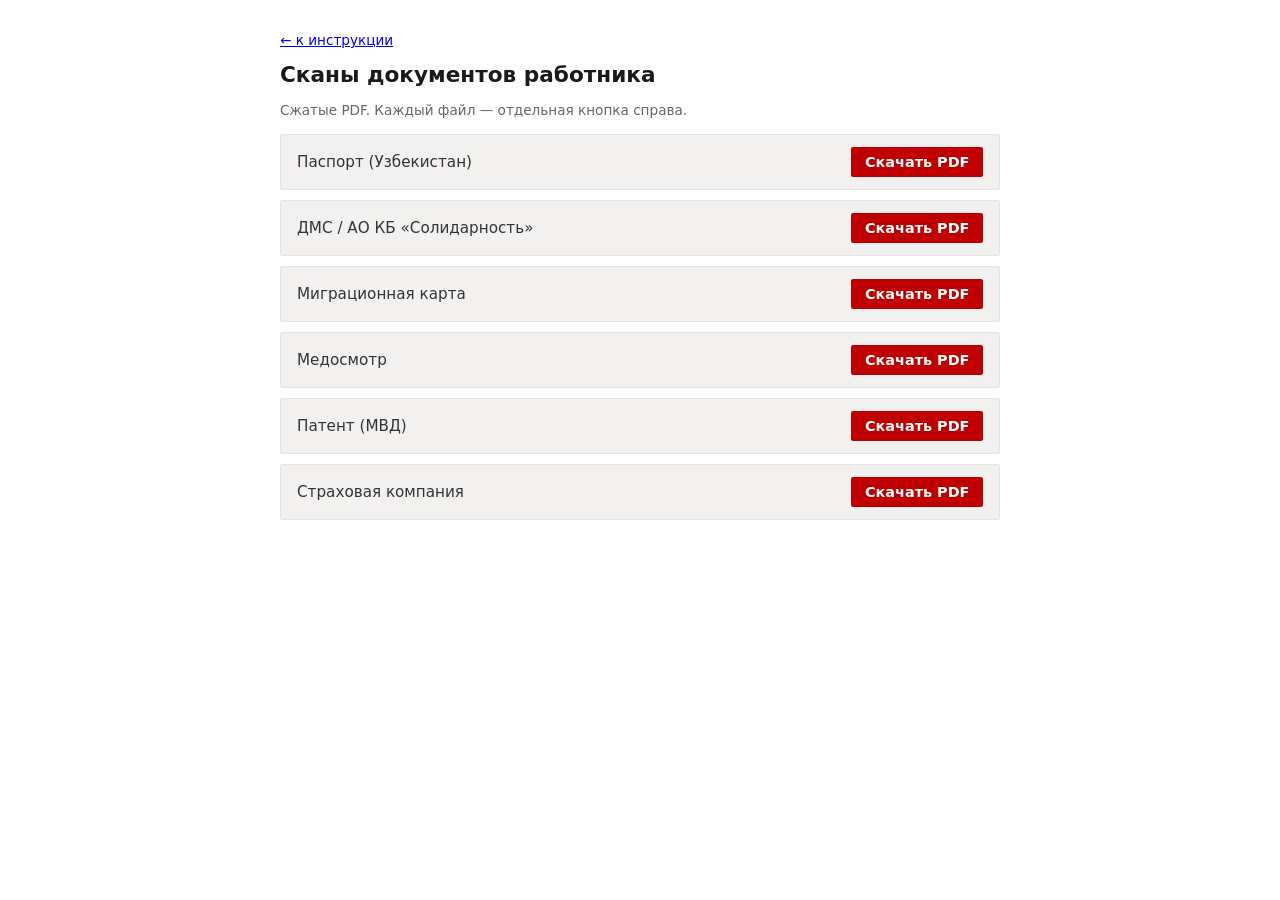
<file: docs/документы-работника/index.html>
<!DOCTYPE html>
<html lang="ru">
<head>
  <meta charset="UTF-8" />
  <meta name="viewport" content="width=device-width, initial-scale=1" />
  <title>Документы работника — скачать</title>
  <style>
    body { font-family: system-ui, sans-serif; max-width: 720px; margin: 2rem auto; padding: 0 1rem; color: #333; }
    h1 { font-size: 1.35rem; color: #1a1a1a; }
    ul { list-style: none; padding: 0; }
    li { margin: 0.6rem 0; padding: 0.75rem 1rem; border: 1px solid #e8e4e1; border-radius: 2px; display: flex; flex-wrap: wrap; gap: 0.5rem 1rem; align-items: center; justify-content: space-between; background: #f3f1ef; }
    a.dl { display: inline-flex; padding: 0.45rem 0.85rem; background: #c00000; color: #fff; text-decoration: none; border-radius: 2px; font-size: 0.9rem; font-weight: 600; margin-left: auto; }
    a.dl:hover { background: #8a0000; }
    .name { font-size: 0.95rem; flex: 1 1 200px; }
    .muted { color: #666; font-size: 0.85rem; }
  </style>
</head>
<body>
  <p class="muted"><a href="../index.html">← к инструкции</a></p>
  <h1>Сканы документов работника</h1>
  <p class="muted">Сжатые PDF. Каждый файл — отдельная кнопка справа.</p>
  <ul>
    <li><span class="name">Паспорт (Узбекистан)</span>
      <a class="dl" href="./O%27ZBEKISTON%20RESPUBLIKASI.pdf" download>Скачать PDF</a></li>
    <li><span class="name">ДМС / АО КБ «Солидарность»</span>
      <a class="dl" href="./%D0%90%D0%9E%20%D0%9A%D0%91%20%D0%A1%D0%BE%D0%BB%D0%B8%D0%B4%D0%B0%D1%80%D0%BD%D0%BE%D1%81%D1%82%D1%8C.pdf" download>Скачать PDF</a></li>
    <li><span class="name">Миграционная карта</span>
      <a class="dl" href="./%D0%91%20%28%D0%92%D1%8B%D0%B5%D0%B7%D0%B4Departure%29.pdf" download>Скачать PDF</a></li>
    <li><span class="name">Медосмотр</span>
      <a class="dl" href="./%D0%93%D0%BE%D1%81%D1%83%D0%B4%D0%B0%D1%80%D1%81%D1%82%D0%B2%D0%B5%D0%BD%D0%BD%D0%BE%D0%B5_%D0%B1%D1%8E%D0%B4%D0%B6%D0%B5%D1%82%D0%BD%D0%BE%D0%B5_%D1%83%D1%87%D1%80%D0%B5%D0%B6%D0%B4%D0%B5%D0%BD%D0%B8%D0%B5_%D0%B7%D0%B4%D1%80%D0%B0%D0%B2%D0%BE%D0%BE%D1%85%D1%80%D0%B0%D0%BD%D0%B5%D0%BD%D0%B8%D1%8F_%D0%B3%D0%BE%D1%80%D0%BE%D0%B4%D0%B0.pdf" download>Скачать PDF</a></li>
    <li><span class="name">Патент (МВД)</span>
      <a class="dl" href="./%D0%9C%D0%98%D0%9D%D0%98%D0%A1%D0%A2%D0%95%D0%A0%D0%A1%D0%A2%D0%92%D0%9E_%D0%92%D0%9D%D0%A3%D0%A2%D0%A0%D0%95%D0%9D%D0%9D%D0%98%D0%A5_%D0%94%D0%95%D0%9B_%D0%A0%D0%9E%D0%A1%D0%A1%D0%98%D0%98%CC%86%D0%A1%D0%9A%D0%9E%D0%98%CC%86_%D0%A4%D0%95%D0%94%D0%95%D0%A0%D0%90%D0%A6%D0%98%D0%98.pdf" download>Скачать PDF</a></li>
    <li><span class="name">Страховая компания</span>
      <a class="dl" href="./%D0%A1%D0%A2%D0%A0%D0%90%D0%A5%D0%9E%D0%92%D0%90%D0%AF%20%D0%9A%D0%9E%D0%9C%D0%9F%D0%90%D0%9D%D0%98%D0%AF.pdf" download>Скачать PDF</a></li>
  </ul>
</body>
</html>
</file>
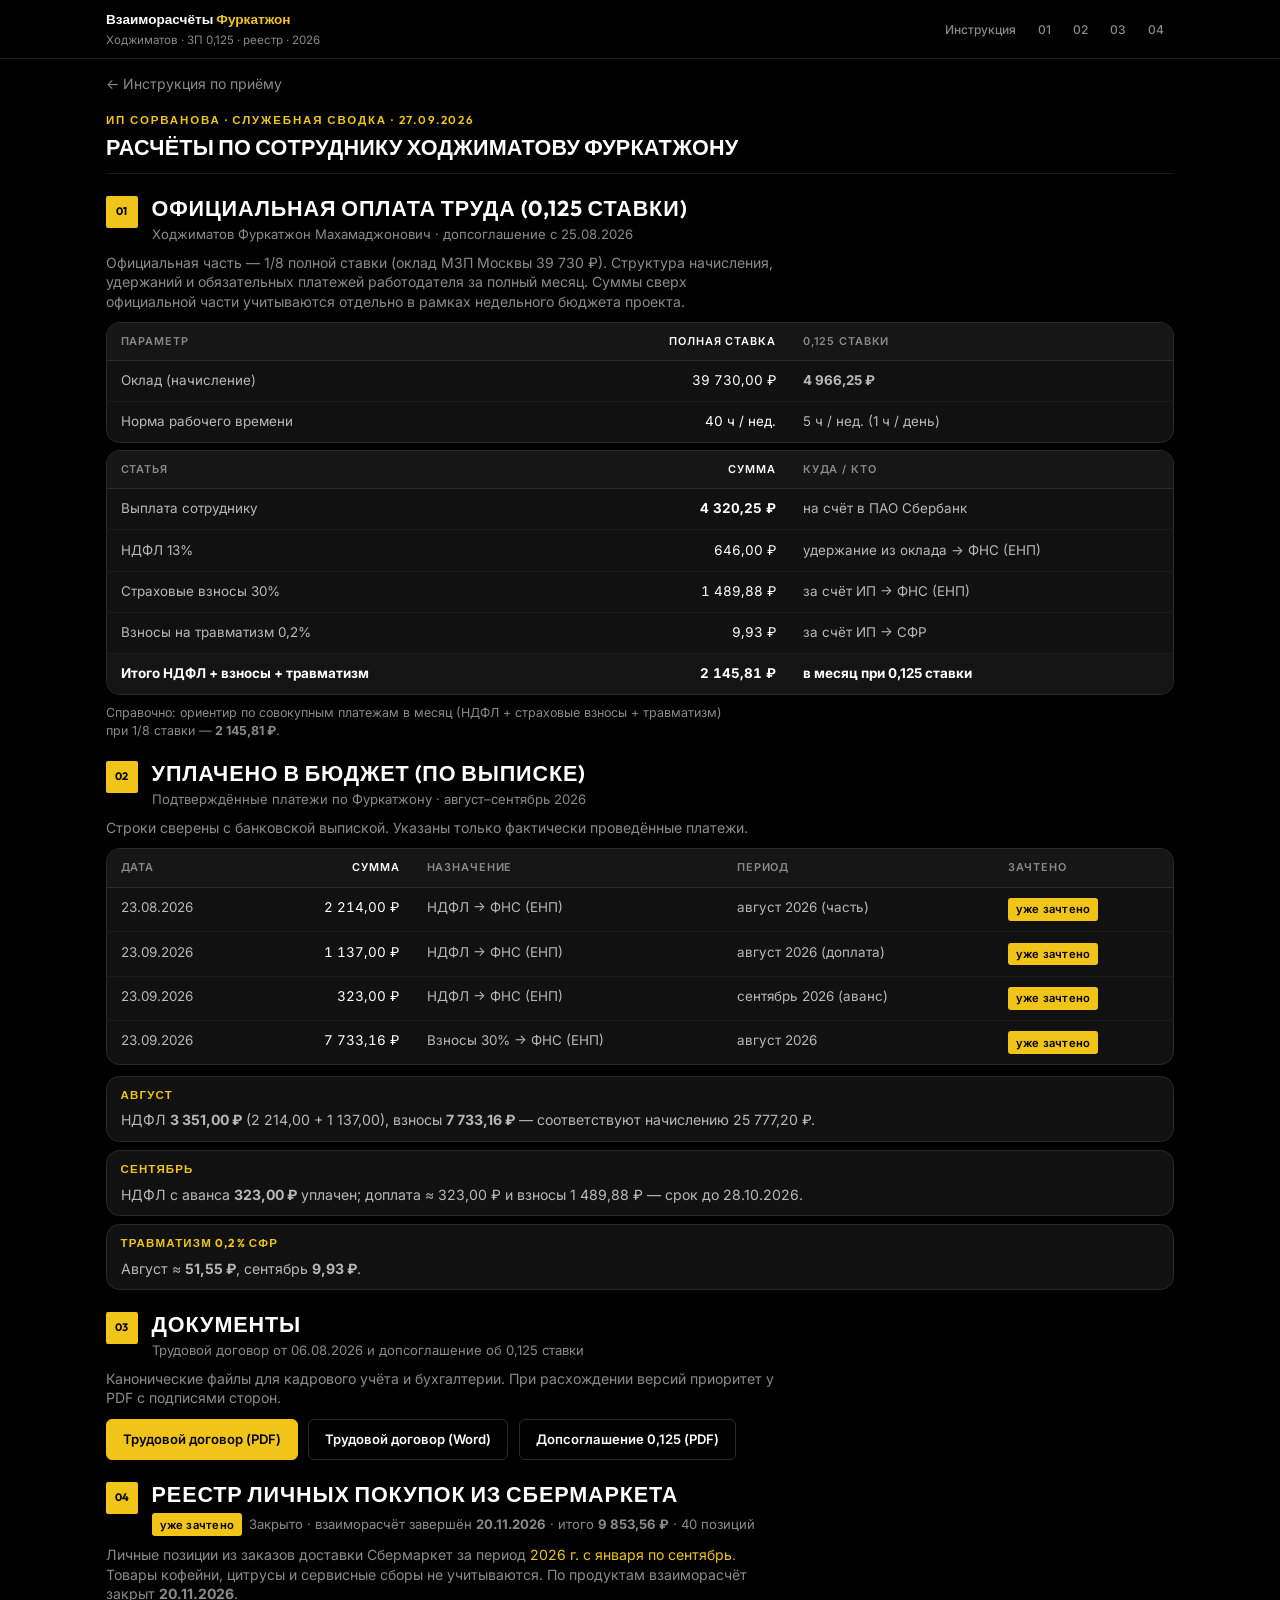
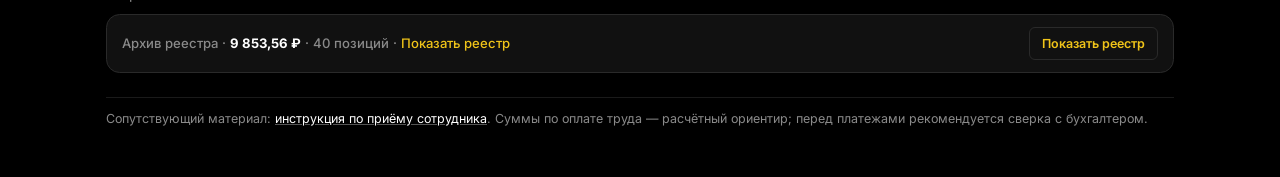
<file: docs/raschety.html>
<!DOCTYPE html>
<html lang="ru">
<head>
  <meta charset="UTF-8" />
  <meta name="viewport" content="width=device-width, initial-scale=1" />
  <title>Сводка взаиморасчётов — Ходжиматов Фуркатжон</title>
  <link rel="preconnect" href="https://fonts.googleapis.com" />
  <link rel="preconnect" href="https://fonts.gstatic.com" crossorigin />
  <link href="https://fonts.googleapis.com/css2?family=Inter:wght@400;500;600;700&family=Outfit:wght@600;700&display=swap" rel="stylesheet" />
  <style>
    :root {
      --po-bg: #000000;
      --po-panel: #111111;
      --po-panel-alt: #161616;
      --po-gold: #f0c419;
      --po-gold-deep: #d4a80f;
      --po-ink: #ffffff;
      --po-muted: #8a8a8a;
      --po-body: #b8b8b8;
      --po-line: #2a2a2a;
      --po-line-soft: #1a1a1a;
      --po-radius: 0.85rem;
      --font-display: "Outfit", "Segoe UI", sans-serif;
      --font-body: "Inter", "Segoe UI", sans-serif;
      --max: 1100px;
    }
    *, *::before, *::after { box-sizing: border-box; }
    html { scroll-behavior: smooth; -webkit-text-size-adjust: 100%; }
    body {
      margin: 0;
      min-height: 100%;
      background: var(--po-bg);
      color: var(--po-ink);
      font-family: var(--font-body);
      font-size: 15px;
      line-height: 1.45;
    }
    a { color: var(--po-ink); text-decoration-color: #555; }
    a:hover { color: var(--po-gold); text-decoration-color: var(--po-gold); }

    .topbar {
      position: sticky; top: 0; z-index: 40;
      border-bottom: 1px solid #1f1f1f;
      background: rgba(0, 0, 0, 0.96);
      backdrop-filter: blur(12px);
    }
    .topbar__inner {
      max-width: var(--max);
      margin: 0 auto;
      padding: 10px 16px;
      display: flex;
      align-items: center;
      justify-content: space-between;
      gap: 12px;
    }
    .brand { display: flex; flex-direction: column; gap: 2px; min-width: 0; }
    .brand__name {
      font-family: var(--font-display);
      font-size: 0.85rem;
      font-weight: 700;
      color: var(--po-ink);
    }
    .brand__name em { font-style: normal; color: var(--po-gold); }
    .brand__sub { font-size: 0.72rem; color: var(--po-muted); }
    .topnav { display: flex; flex-wrap: wrap; gap: 2px; }
    .topnav a {
      border-radius: 6px;
      padding: 6px 10px;
      font-size: 0.75rem;
      font-weight: 500;
      color: var(--po-muted);
      text-decoration: none;
    }
    .topnav a:hover { background: #1c1c1c; color: var(--po-ink); }
    .nav-toggle {
      display: none;
      width: 40px; height: 40px;
      border: 1px solid var(--po-line);
      border-radius: 6px;
      background: #111;
      cursor: pointer;
      align-items: center; justify-content: center;
    }
    .nav-toggle span,
    .nav-toggle span::before,
    .nav-toggle span::after {
      display: block; width: 16px; height: 1.5px; background: var(--po-ink); position: relative;
    }
    .nav-toggle span::before,
    .nav-toggle span::after { content: ""; position: absolute; left: 0; }
    .nav-toggle span::before { top: -5px; }
    .nav-toggle span::after { top: 5px; }

    .sheet {
      max-width: var(--max);
      margin: 0 auto;
      padding: 0.85rem 16px 2.25rem;
    }
    .po-back {
      display: inline-block;
      font-size: 0.875rem;
      color: var(--po-muted);
      text-decoration: none;
      margin-bottom: 0.55rem;
    }
    .po-back:hover { color: var(--po-gold); }

    .po-hero {
      position: relative;
      overflow: hidden;
      padding: 0.55rem 0 0.75rem;
      border-bottom: 1px solid var(--po-line-soft);
      margin-bottom: 0.15rem;
    }
    .po-kicker {
      margin: 0 0 0.35rem;
      font-family: var(--font-display);
      font-size: 0.72rem;
      font-weight: 600;
      letter-spacing: 0.16em;
      text-transform: uppercase;
      color: var(--po-gold);
    }
    .po-hero__title {
      margin: 0;
      width: 100%;
      max-width: 100%;
      font-family: var(--font-display);
      font-size: clamp(1rem, 2vw, 1.35rem);
      font-weight: 700;
      line-height: 1.25;
      letter-spacing: 0.01em;
      text-transform: uppercase;
      color: #fff;
      overflow-wrap: anywhere;
    }

    .po-block {
      margin-top: 1.35rem;
    }
    .po-block__head {
      display: flex;
      gap: 0.85rem;
      align-items: flex-start;
      margin-bottom: 0.55rem;
    }
    .po-block__head--with-action {
      flex-wrap: wrap;
      justify-content: space-between;
      row-gap: 0.55rem;
    }
    .po-block__titles {
      flex: 1 1 14rem;
      min-width: 0;
    }
    .po-block__action {
      flex-shrink: 0;
      margin-left: auto;
      align-self: flex-start;
      white-space: nowrap;
    }
    .po-num {
      flex-shrink: 0;
      display: inline-flex;
      align-items: center;
      justify-content: center;
      min-width: 2rem;
      height: 2rem;
      padding: 0 0.45rem;
      border-radius: 2px;
      background: var(--po-gold);
      font-family: var(--font-display);
      font-size: 0.68rem;
      font-weight: 700;
      letter-spacing: 0.04em;
      color: #000;
    }
    .po-h2 {
      margin: 0;
      font-family: var(--font-display);
      font-size: clamp(1.05rem, 2.2vw, 1.35rem);
      line-height: 1.2;
      font-weight: 700;
      letter-spacing: 0.04em;
      text-transform: uppercase;
      color: #fff;
    }
    .po-sub {
      margin: 0.2rem 0 0;
      font-size: 0.82rem;
      color: var(--po-muted);
    }
    .po-lead {
      margin: 0 0 0.65rem;
      max-width: 42rem;
      font-size: 0.88rem;
      line-height: 1.4;
      color: var(--po-muted);
    }

    .table-wrap {
      border: 1px solid var(--po-line);
      border-radius: var(--po-radius);
      background: var(--po-panel);
      overflow-x: auto;
      -webkit-overflow-scrolling: touch;
    }
    table.table-zp {
      table-layout: fixed;
      width: 100%;
      border-collapse: collapse;
    }
    table.table-zp col.c-label { width: 44%; }
    table.table-zp col.c-sum { width: 20%; }
    table.table-zp col.c-meta { width: 36%; }
    table.table-zp th,
    table.table-zp td {
      padding: 0.65rem 0.85rem;
      box-sizing: border-box;
      vertical-align: top;
    }
    /* Col 2: Полная ставка ↔ Сумма — вправо */
    table.table-zp th:nth-child(2),
    table.table-zp td:nth-child(2) {
      text-align: right !important;
      font-variant-numeric: tabular-nums;
      white-space: nowrap;
      color: var(--po-ink);
    }
    /* Col 3: 0,125 ставки ↔ Куда / кто — влево, общий старт */
    table.table-zp th:nth-child(3),
    table.table-zp td:nth-child(3) {
      text-align: left !important;
    }
    table {
      width: 100%;
      border-collapse: collapse;
      font-size: 0.84rem;
    }
    thead th {
      text-align: left;
      padding: 0.7rem 0.85rem;
      background: var(--po-panel-alt);
      color: var(--po-muted);
      font-size: 0.68rem;
      font-weight: 600;
      letter-spacing: 0.08em;
      text-transform: uppercase;
      border-bottom: 1px solid var(--po-line);
    }
    tbody td {
      padding: 0.65rem 0.85rem;
      border-bottom: 1px solid var(--po-line-soft);
      color: var(--po-body);
      vertical-align: top;
    }
    tbody tr:last-child td { border-bottom: 0; }
    .num, th.num {
      text-align: right !important;
      font-variant-numeric: tabular-nums;
      white-space: nowrap;
      color: var(--po-ink);
    }
    .row-total td {
      background: #141414;
      color: var(--po-ink);
      font-weight: 700;
    }
    code {
      font-family: ui-monospace, Consolas, monospace;
      font-size: 0.8em;
      color: var(--po-gold);
      background: rgba(240, 196, 25, 0.08);
      padding: 0.1em 0.35em;
      border-radius: 3px;
      white-space: nowrap;
    }

    .badge {
      display: inline-block;
      font-size: 0.7rem;
      font-weight: 600;
      letter-spacing: 0.02em;
      padding: 0.2rem 0.5rem;
      border-radius: 3px;
      white-space: nowrap;
    }
    .badge--ok {
      color: #000;
      background: var(--po-gold);
    }
    .badge--closed {
      color: #000;
      background: var(--po-gold);
    }
    .badge--pending {
      color: var(--po-muted);
      background: #1c1c1c;
      border: 1px solid var(--po-line);
    }

    .po-details {
      border: 1px solid var(--po-line);
      border-radius: var(--po-radius);
      background: var(--po-panel);
      overflow: hidden;
    }
    .po-details__summary {
      display: flex;
      align-items: center;
      justify-content: space-between;
      gap: 0.75rem;
      padding: 0.75rem 1rem;
      cursor: pointer;
      list-style: none;
      font-size: 0.84rem;
      font-weight: 600;
      color: var(--po-ink);
      user-select: none;
    }
    .po-details__summary::-webkit-details-marker { display: none; }
    .po-details__summary::marker { content: ""; }
    .po-details__summary:hover { color: var(--po-gold); }
    .po-details__hint {
      color: var(--po-gold);
      font-size: 0.78rem;
      font-weight: 600;
      letter-spacing: 0.02em;
      white-space: nowrap;
    }
    .po-details[open] .po-details__hint-show { display: none; }
    .po-details:not([open]) .po-details__hint-hide { display: none; }
    .po-details__body {
      padding: 0 0.85rem 0.85rem;
      border-top: 1px solid var(--po-line-soft);
    }
    .po-details__body .doc-actions {
      margin: 0.75rem 0;
    }
    .po-details__body .table-wrap {
      border: 0;
      border-radius: 0;
      background: transparent;
    }

    .po-notes {
      display: grid;
      gap: 0.5rem;
      margin-top: 0.65rem;
    }
    .po-note {
      border: 1px solid var(--po-line);
      border-radius: var(--po-radius);
      background: var(--po-panel);
      padding: 0.65rem 0.85rem;
    }
    .po-note__label {
      margin: 0 0 0.35rem;
      font-family: var(--font-display);
      font-size: 0.72rem;
      font-weight: 700;
      letter-spacing: 0.1em;
      text-transform: uppercase;
      color: var(--po-gold);
    }
    .po-note__text {
      margin: 0;
      font-size: 0.88rem;
      line-height: 1.5;
      color: var(--po-body);
    }

    .doc-actions {
      display: flex;
      flex-wrap: wrap;
      gap: 0.65rem;
    }
    .btn {
      display: inline-flex;
      align-items: center;
      justify-content: center;
      padding: 0.65rem 1rem;
      border-radius: 6px;
      font-size: 0.82rem;
      font-weight: 600;
      text-decoration: none;
      border: 1px solid var(--po-line);
      transition: border-color 0.15s ease, background 0.15s ease, color 0.15s ease;
    }
    .btn--primary {
      background: var(--po-gold);
      border-color: var(--po-gold);
      color: #000;
    }
    .btn--primary:hover {
      background: var(--po-gold-deep);
      border-color: var(--po-gold-deep);
      color: #000;
    }
    .btn--ghost {
      background: transparent;
      color: var(--po-ink);
    }
    .btn--ghost:hover {
      border-color: var(--po-gold);
      color: var(--po-gold);
    }

    .table-registry { min-width: 700px; }
    /* Пастельная шапка/итог как в Excel-реестре REMONT (THEME_PASTEL), на тёмной странице — золотой акцент */
    .table-registry thead th {
      background: #1a1708;
      color: var(--po-gold);
      border-bottom: 1px solid #3a3210;
    }
    .table-registry .row-total td {
      background: #1f1a05;
      color: var(--po-gold);
      border-top: 1px solid #3a3210;
    }
    .page-foot {
      margin-top: 1.5rem;
      padding-top: 0.75rem;
      border-top: 1px solid var(--po-line-soft);
      font-size: 0.78rem;
      color: var(--po-muted);
    }
    .po-footnote {
      margin: 0.55rem 0 0;
      max-width: 40rem;
      font-size: 0.78rem;
      line-height: 1.4;
      color: var(--po-muted);
    }
    .po-accent {
      color: var(--po-gold);
    }
    .po-status {
      display: inline-flex;
      align-items: center;
      flex-wrap: wrap;
      gap: 0.45rem;
      margin: 0.35rem 0 0;
    }
    .registry-fold {
      margin-top: 0.35rem;
      border: 1px solid var(--po-line);
      border-radius: var(--po-radius);
      background: var(--po-panel);
    }
    .registry-fold > summary {
      list-style: none;
      cursor: pointer;
      display: flex;
      flex-wrap: wrap;
      align-items: center;
      justify-content: space-between;
      gap: 0.65rem;
      padding: 0.75rem 0.95rem;
      font-size: 0.84rem;
      font-weight: 600;
      color: var(--po-ink);
      user-select: none;
    }
    .registry-fold > summary::-webkit-details-marker { display: none; }
    .registry-fold > summary::after {
      content: "Показать реестр";
      flex-shrink: 0;
      font-size: 0.78rem;
      font-weight: 600;
      color: var(--po-gold);
      border: 1px solid var(--po-line);
      border-radius: 6px;
      padding: 0.4rem 0.75rem;
    }
    .registry-fold[open] > summary::after {
      content: "Скрыть";
      border-color: var(--po-gold);
      color: var(--po-gold);
    }
    .registry-fold__meta {
      color: var(--po-muted);
      font-weight: 500;
      font-size: 0.82rem;
    }
    .registry-fold__meta strong {
      color: var(--po-ink);
      font-weight: 700;
    }
    .registry-fold__body {
      border-top: 1px solid var(--po-line-soft);
      padding: 0.75rem 0.85rem 0.95rem;
    }
    .registry-fold .table-wrap {
      border: 0;
      border-radius: 0;
      background: transparent;
    }
    .registry-fold .doc-actions {
      margin-bottom: 0.75rem;
    }

    @media (max-width: 900px) {
      .nav-toggle { display: inline-flex; }
      .topnav {
        display: none;
        position: absolute;
        right: 16px; top: 54px;
        flex-direction: column;
        background: #111;
        border: 1px solid var(--po-line);
        border-radius: 8px;
        padding: 6px;
        min-width: 10rem;
        z-index: 50;
      }
      .topnav.is-open { display: flex; }

      /* Не сжимать fixed-сетку §1 на узком экране */
      table.table-zp {
        table-layout: auto;
      }
      table.table-zp col.c-label,
      table.table-zp col.c-sum,
      table.table-zp col.c-meta {
        width: auto !important;
      }
      table.table-zp th:nth-child(2),
      table.table-zp td:nth-child(2),
      table.table-zp th:nth-child(3),
      table.table-zp td:nth-child(3) {
        white-space: normal;
      }

      /* Строка → карточка label | value */
      .table-stack {
        min-width: 0 !important;
        width: 100%;
      }
      .table-stack thead { display: none; }
      .table-stack tbody {
        display: block;
      }
      .table-stack tr {
        display: block;
        margin: 0;
        padding: 0.65rem 0;
        border-bottom: 1px solid var(--po-line);
      }
      .table-stack tbody tr:last-child {
        border-bottom: 0;
      }
      .table-stack td {
        display: flex;
        justify-content: space-between;
        align-items: flex-start;
        gap: 0.85rem;
        border: 0 !important;
        padding: 0.3rem 0.85rem !important;
        text-align: right !important;
        white-space: normal !important;
        width: auto !important;
      }
      .table-stack td::before {
        content: attr(data-label);
        color: var(--po-muted);
        font-size: 0.7rem;
        font-weight: 600;
        text-align: left;
        flex: 0 0 42%;
        max-width: 42%;
        text-transform: uppercase;
        letter-spacing: 0.04em;
        line-height: 1.35;
      }
      .table-stack .row-total td {
        background: transparent;
      }
      .table-registry { min-width: 0; }
      .po-block__head--with-action .po-block__action {
        flex: 1 1 100%;
        margin-left: 0;
        width: 100%;
        white-space: normal;
        justify-content: center;
      }
    }
  </style>
</head>
<body>
  <header class="topbar" id="topbar">
    <div class="topbar__inner">
      <div class="brand">
        <div class="brand__name">Взаиморасчёты <em>Фуркатжон</em></div>
        <div class="brand__sub">Ходжиматов · ЗП 0,125 · реестр · 2026</div>
      </div>
      <button class="nav-toggle" type="button" aria-label="Меню" aria-expanded="false" id="navToggle"><span></span></button>
      <nav class="topnav" aria-label="Разделы" id="topnav">
        <a href="index.html">Инструкция</a>
        <a href="#zp">01</a>
        <a href="#paid">02</a>
        <a href="#contract">03</a>
        <a href="#registry">04</a>
      </nav>
    </div>
  </header>

  <main class="sheet">
    <a class="po-back" href="index.html">← Инструкция по приёму</a>

    <header class="po-hero">
      <p class="po-kicker">ИП Сорванова · служебная сводка · 27.09.2026</p>
      <h1 class="po-hero__title">Расчёты по сотруднику Ходжиматову Фуркатжону</h1>
    </header>

    <section id="zp" class="po-block">
      <div class="po-block__head">
        <span class="po-num">01</span>
        <div>
          <h2 class="po-h2">Официальная оплата труда (0,125 ставки)</h2>
          <p class="po-sub">Ходжиматов Фуркатжон Махамаджонович · допсоглашение с 25.08.2026</p>
        </div>
      </div>
      <p class="po-lead">
        Официальная часть — 1/8 полной ставки (оклад МЗП Москвы 39&nbsp;730&nbsp;₽).
        Структура начисления, удержаний и обязательных платежей работодателя за полный месяц.
        Суммы сверх официальной части учитываются отдельно в рамках недельного бюджета проекта.
      </p>

      <div class="table-wrap">
        <table class="table-zp table-stack">
          <colgroup>
            <col class="c-label" />
            <col class="c-sum" />
            <col class="c-meta" />
          </colgroup>
          <thead>
            <tr>
              <th>Параметр</th>
              <th>Полная ставка</th>
              <th>0,125 ставки</th>
            </tr>
          </thead>
          <tbody>
            <tr>
              <td data-label="Параметр">Оклад (начисление)</td>
              <td data-label="Полная ставка">39&nbsp;730,00&nbsp;₽</td>
              <td data-label="0,125 ставки"><strong>4&nbsp;966,25&nbsp;₽</strong></td>
            </tr>
            <tr>
              <td data-label="Параметр">Норма рабочего времени</td>
              <td data-label="Полная ставка">40 ч / нед.</td>
              <td data-label="0,125 ставки">5 ч / нед. (1 ч / день)</td>
            </tr>
          </tbody>
        </table>
      </div>

      <div class="table-wrap" style="margin-top:0.45rem">
        <table class="table-zp table-stack">
          <colgroup>
            <col class="c-label" />
            <col class="c-sum" />
            <col class="c-meta" />
          </colgroup>
          <thead>
            <tr>
              <th>Статья</th>
              <th>Сумма</th>
              <th>Куда / кто</th>
            </tr>
          </thead>
          <tbody>
            <tr>
              <td data-label="Статья">Выплата сотруднику</td>
              <td data-label="Сумма"><strong>4&nbsp;320,25&nbsp;₽</strong></td>
              <td data-label="Куда">на счёт в ПАО Сбербанк</td>
            </tr>
            <tr>
              <td data-label="Статья">НДФЛ 13%</td>
              <td data-label="Сумма">646,00&nbsp;₽</td>
              <td data-label="Куда">удержание из оклада → ФНС (ЕНП)</td>
            </tr>
            <tr>
              <td data-label="Статья">Страховые взносы 30%</td>
              <td data-label="Сумма">1&nbsp;489,88&nbsp;₽</td>
              <td data-label="Куда">за счёт ИП → ФНС (ЕНП)</td>
            </tr>
            <tr>
              <td data-label="Статья">Взносы на травматизм 0,2%</td>
              <td data-label="Сумма">9,93&nbsp;₽</td>
              <td data-label="Куда">за счёт ИП → СФР</td>
            </tr>
            <tr class="row-total">
              <td data-label="Статья">Итого НДФЛ + взносы + травматизм</td>
              <td data-label="Сумма"><strong>2&nbsp;145,81&nbsp;₽</strong></td>
              <td data-label="Куда">в месяц при 0,125 ставки</td>
            </tr>
          </tbody>
        </table>
      </div>
      <p class="po-footnote">
        Справочно: ориентир по совокупным платежам в месяц (НДФЛ + страховые взносы + травматизм)
        при 1/8 ставки&nbsp;— <strong>2&nbsp;145,81&nbsp;₽</strong>.
      </p>
    </section>

    <section id="paid" class="po-block">
      <div class="po-block__head">
        <span class="po-num">02</span>
        <div>
          <h2 class="po-h2">Уплачено в бюджет (по выписке)</h2>
          <p class="po-sub">Подтверждённые платежи по Фуркатжону · август–сентябрь 2026</p>
        </div>
      </div>
      <p class="po-lead">
        Строки сверены с банковской выпиской. Указаны только фактически проведённые платежи.
      </p>

      <div class="table-wrap">
        <table class="table-stack">
          <thead>
            <tr>
              <th>Дата</th>
              <th class="num">Сумма</th>
              <th>Назначение</th>
              <th>Период</th>
              <th>Зачтено</th>
            </tr>
          </thead>
          <tbody>
            <tr>
              <td data-label="Дата">23.08.2026</td>
              <td data-label="Сумма" class="num">2&nbsp;214,00&nbsp;₽</td>
              <td data-label="Назначение">НДФЛ → ФНС (ЕНП)</td>
              <td data-label="Период">август 2026 (часть)</td>
              <td data-label="Зачтено"><span class="badge badge--ok">уже зачтено</span></td>
            </tr>
            <tr>
              <td data-label="Дата">23.09.2026</td>
              <td data-label="Сумма" class="num">1&nbsp;137,00&nbsp;₽</td>
              <td data-label="Назначение">НДФЛ → ФНС (ЕНП)</td>
              <td data-label="Период">август 2026 (доплата)</td>
              <td data-label="Зачтено"><span class="badge badge--ok">уже зачтено</span></td>
            </tr>
            <tr>
              <td data-label="Дата">23.09.2026</td>
              <td data-label="Сумма" class="num">323,00&nbsp;₽</td>
              <td data-label="Назначение">НДФЛ → ФНС (ЕНП)</td>
              <td data-label="Период">сентябрь 2026 (аванс)</td>
              <td data-label="Зачтено"><span class="badge badge--ok">уже зачтено</span></td>
            </tr>
            <tr>
              <td data-label="Дата">23.09.2026</td>
              <td data-label="Сумма" class="num">7&nbsp;733,16&nbsp;₽</td>
              <td data-label="Назначение">Взносы 30% → ФНС (ЕНП)</td>
              <td data-label="Период">август 2026</td>
              <td data-label="Зачтено"><span class="badge badge--ok">уже зачтено</span></td>
            </tr>
          </tbody>
        </table>
      </div>

      <div class="po-notes">
        <div class="po-note">
          <p class="po-note__label">Август</p>
          <p class="po-note__text">
            НДФЛ <strong>3&nbsp;351,00&nbsp;₽</strong> (2&nbsp;214,00 + 1&nbsp;137,00), взносы
            <strong>7&nbsp;733,16&nbsp;₽</strong> — соответствуют начислению 25&nbsp;777,20&nbsp;₽.
          </p>
        </div>
        <div class="po-note">
          <p class="po-note__label">Сентябрь</p>
          <p class="po-note__text">
            НДФЛ с аванса <strong>323,00&nbsp;₽</strong> уплачен; доплата ≈ 323,00&nbsp;₽ и взносы
            1&nbsp;489,88&nbsp;₽ — срок до 28.10.2026.
          </p>
        </div>
        <div class="po-note">
          <p class="po-note__label">Травматизм 0,2% СФР</p>
          <p class="po-note__text">
            Август ≈ <strong>51,55&nbsp;₽</strong>, сентябрь <strong>9,93&nbsp;₽</strong>.
          </p>
        </div>
      </div>
    </section>

    <section id="contract" class="po-block">
      <div class="po-block__head">
        <span class="po-num">03</span>
        <div>
          <h2 class="po-h2">Документы</h2>
          <p class="po-sub">Трудовой договор от 06.08.2026 и допсоглашение об 0,125 ставки</p>
        </div>
      </div>
      <p class="po-lead">
        Канонические файлы для кадрового учёта и бухгалтерии. При расхождении версий приоритет у PDF
        с подписями сторон.
      </p>
      <div class="doc-actions">
        <a class="btn btn--primary" href="трудовой-договор/трудовой-договор-Ходжиматов-бессрочный-06.08.2026.pdf" download>Трудовой договор (PDF)</a>
        <a class="btn btn--ghost" href="трудовой-договор/трудовой-договор-Ходжиматов-бессрочный-06.08.2026.docx" download>Трудовой договор (Word)</a>
        <a class="btn btn--ghost" href="трудовой-договор/допсоглашение-0.125-ставки-Ходжиматов.pdf" download>Допсоглашение 0,125 (PDF)</a>
      </div>
    </section>

    <section id="registry" class="po-block">
      <div class="po-block__head">
        <span class="po-num">04</span>
        <div class="po-block__titles">
          <h2 class="po-h2">Реестр личных покупок из Сбермаркета</h2>
          <p class="po-status">
            <span class="badge badge--ok">уже зачтено</span>
            <span class="po-sub" style="margin:0">Закрыто · взаиморасчёт завершён <strong>20.11.2026</strong> · итого <strong>9&nbsp;853,56&nbsp;₽</strong> · 40 позиций</span>
          </p>
        </div>
      </div>
      <p class="po-lead">
        Личные позиции из заказов доставки Сбермаркет за период
        <span class="po-accent">2026&nbsp;г. с января по сентябрь</span>.
        Товары кофейни, цитрусы и сервисные сборы не учитываются.
        По продуктам взаиморасчёт закрыт <strong>20.11.2026</strong>.
      </p>
      <details class="registry-fold">
        <summary>
          <span class="registry-fold__meta">Архив реестра · <strong>9&nbsp;853,56&nbsp;₽</strong> · 40 позиций · <em class="po-accent" style="font-style:normal">Показать реестр</em></span>
        </summary>
        <div class="registry-fold__body">
          <div class="doc-actions">
            <a class="btn btn--ghost" href="заказы-купер/реестр-перевыставление-Фурик.xlsx" download>Скачать реестр (Excel)</a>
          </div>
          <div class="table-wrap">
            <table class="table-stack table-registry">
              <thead>
                <tr>
                  <th>Дата</th>
                  <th>№ заказа</th>
                  <th>Товар</th>
                  <th class="num">Сумма</th>
                  <th>Магазин</th>
                </tr>
              </thead>
              <tbody>

<tr><td data-label="Дата">29.01.2026</td><td data-label="№ заказа"><code>H94498947135</code></td><td data-label="Товар">Кетчуп Махеевъ Шашлычный 500 г</td><td data-label="Сумма" class="num">114,99&nbsp;₽</td><td data-label="Магазин">Гипер Лента</td></tr>
<tr><td data-label="Дата">18.02.2026</td><td data-label="№ заказа"><code>H96565079374</code></td><td data-label="Товар">Карамель леденцовая HALLS Colors ассорти 25 г</td><td data-label="Сумма" class="num">40,90&nbsp;₽</td><td data-label="Магазин">METRO</td></tr>
<tr><td data-label="Дата">18.02.2026</td><td data-label="№ заказа"><code>H96565079374</code></td><td data-label="Товар">Кетчуп Махеевъ Шашлычный 500 г</td><td data-label="Сумма" class="num">130,00&nbsp;₽</td><td data-label="Магазин">METRO</td></tr>
<tr><td data-label="Дата">18.02.2026</td><td data-label="№ заказа"><code>H96565079374</code></td><td data-label="Товар">Леденцы Halls Ментол экстра 25 г</td><td data-label="Сумма" class="num">40,90&nbsp;₽</td><td data-label="Магазин">METRO</td></tr>
<tr><td data-label="Дата">16.03.2026</td><td data-label="№ заказа"><code>H46412399379</code></td><td data-label="Товар">Гель Persil Premium Color для стирки цветного белья 1,76 л</td><td data-label="Сумма" class="num">669,99&nbsp;₽</td><td data-label="Магазин">Ашан</td></tr>
<tr><td data-label="Дата">23.03.2026</td><td data-label="№ заказа"><code>H04543322490</code></td><td data-label="Товар">Кетчуп Махеевъ Шашлычный 500 г</td><td data-label="Сумма" class="num">126,00&nbsp;₽</td><td data-label="Магазин">METRO</td></tr>
<tr><td data-label="Дата">20.04.2026</td><td data-label="№ заказа"><code>H83535345846</code></td><td data-label="Товар">Кетчуп Махеевъ Шашлычный 500 г</td><td data-label="Сумма" class="num">131,00&nbsp;₽</td><td data-label="Магазин">METRO</td></tr>
<tr><td data-label="Дата">24.04.2026</td><td data-label="№ заказа"><code>H87785389118</code></td><td data-label="Товар">Кетчуп Махеевъ Шашлычный 500 г</td><td data-label="Сумма" class="num">132,00&nbsp;₽</td><td data-label="Магазин">METRO</td></tr>
<tr><td data-label="Дата">04.05.2026</td><td data-label="№ заказа"><code>H49378154466</code></td><td data-label="Товар">Кетчуп Махеевъ Шашлычный 500 г</td><td data-label="Сумма" class="num">109,99&nbsp;₽</td><td data-label="Магазин">О&#x27;КЕЙ</td></tr>
<tr><td data-label="Дата">07.05.2026</td><td data-label="№ заказа"><code>H71721563731</code></td><td data-label="Товар">Зубная паста Biorepair Scudo Attivo 75 мл</td><td data-label="Сумма" class="num">799,00&nbsp;₽</td><td data-label="Магазин">METRO</td></tr>
<tr><td data-label="Дата">07.05.2026</td><td data-label="№ заказа"><code>H71721563731</code></td><td data-label="Товар">Кетчуп Махеевъ Шашлычный 500 г</td><td data-label="Сумма" class="num">140,00&nbsp;₽</td><td data-label="Магазин">METRO</td></tr>
<tr><td data-label="Дата">19.05.2026</td><td data-label="№ заказа"><code>H29699583853</code></td><td data-label="Товар">Кетчуп Балтимор Татарский ГОСТ 260 г</td><td data-label="Сумма" class="num">66,90&nbsp;₽</td><td data-label="Магазин">METRO</td></tr>
<tr><td data-label="Дата">19.05.2026</td><td data-label="№ заказа"><code>H29699583853</code></td><td data-label="Товар">Кетчуп Махеевъ Томатный 300 г</td><td data-label="Сумма" class="num">92,90&nbsp;₽</td><td data-label="Магазин">METRO</td></tr>
<tr><td data-label="Дата">19.05.2026</td><td data-label="№ заказа"><code>H29699583853</code></td><td data-label="Товар">Освежитель воздуха Glade Нежность полевых цветов 300 мл</td><td data-label="Сумма" class="num">169,00&nbsp;₽</td><td data-label="Магазин">METRO</td></tr>
<tr><td data-label="Дата">19.05.2026</td><td data-label="№ заказа"><code>H29699583853</code></td><td data-label="Товар">Освежитель воздуха Glade После дождя 300 мл</td><td data-label="Сумма" class="num">169,00&nbsp;₽</td><td data-label="Магазин">METRO</td></tr>
<tr><td data-label="Дата">27.05.2026</td><td data-label="№ заказа"><code>H39496308892</code></td><td data-label="Товар">Кетчуп Махеевъ Шашлычный 500 г</td><td data-label="Сумма" class="num">239,98&nbsp;₽</td><td data-label="Магазин">Гипер Лента</td></tr>
<tr><td data-label="Дата">01.06.2026</td><td data-label="№ заказа"><code>H92170137339</code></td><td data-label="Товар">Гель Ласка Восстановление Color для стирки цветного белья 3 л</td><td data-label="Сумма" class="num">731,99&nbsp;₽</td><td data-label="Магазин">Гипер Лента</td></tr>
<tr><td data-label="Дата">16.06.2026</td><td data-label="№ заказа"><code>H46192300566</code></td><td data-label="Товар">Кетчуп Махеевъ Шашлычный 500 г</td><td data-label="Сумма" class="num">377,34&nbsp;₽</td><td data-label="Магазин">О&#x27;КЕЙ</td></tr>
<tr><td data-label="Дата">23.06.2026</td><td data-label="№ заказа"><code>H59259199970</code></td><td data-label="Товар">Кетчуп Heinz Томатный 460 г</td><td data-label="Сумма" class="num">236,00&nbsp;₽</td><td data-label="Магазин">METRO</td></tr>
<tr><td data-label="Дата">30.06.2026</td><td data-label="№ заказа"><code>H87091038718</code></td><td data-label="Товар">Кетчуп Махеевъ Томатный 300 г</td><td data-label="Сумма" class="num">105,99&nbsp;₽</td><td data-label="Магазин">О&#x27;КЕЙ</td></tr>
<tr><td data-label="Дата">30.06.2026</td><td data-label="№ заказа"><code>H87091038718</code></td><td data-label="Товар">Кетчуп Махеевъ Шашлычный 300 г</td><td data-label="Сумма" class="num">317,97&nbsp;₽</td><td data-label="Магазин">О&#x27;КЕЙ</td></tr>
<tr><td data-label="Дата">09.07.2026</td><td data-label="№ заказа"><code>H70717316845</code></td><td data-label="Товар">Кетчуп Махеевъ Шашлычный 500 г</td><td data-label="Сумма" class="num">238,00&nbsp;₽</td><td data-label="Магазин">Магнит</td></tr>
<tr><td data-label="Дата">05.08.2026</td><td data-label="№ заказа"><code>H79418444932</code></td><td data-label="Товар">Кетчуп Махеевъ Шашлычный 300 г</td><td data-label="Сумма" class="num">76,99&nbsp;₽</td><td data-label="Магазин">Globus</td></tr>
<tr><td data-label="Дата">05.08.2026</td><td data-label="№ заказа"><code>H79418444932</code></td><td data-label="Товар">Кетчуп Махеевъ Шашлычный 500 г</td><td data-label="Сумма" class="num">168,99&nbsp;₽</td><td data-label="Магазин">Globus</td></tr>
<tr><td data-label="Дата">12.08.2026</td><td data-label="№ заказа"><code>H67744686409</code></td><td data-label="Товар">Зубная паста Biorepair Scudo Attivo 75 мл</td><td data-label="Сумма" class="num">749,99&nbsp;₽</td><td data-label="Магазин">Globus</td></tr>
<tr><td data-label="Дата">17.08.2026</td><td data-label="№ заказа"><code>H76795852777</code></td><td data-label="Товар">Кетчуп Махеевъ Шашлычный 500 г</td><td data-label="Сумма" class="num">279,98&nbsp;₽</td><td data-label="Магазин">Перекрёсток</td></tr>
<tr><td data-label="Дата">24.08.2026</td><td data-label="№ заказа"><code>H45301503055</code></td><td data-label="Товар">Кетчуп Махеевъ Шашлычный 500 г</td><td data-label="Сумма" class="num">120,00&nbsp;₽</td><td data-label="Магазин">METRO</td></tr>
<tr><td data-label="Дата">31.08.2026</td><td data-label="№ заказа"><code>H33011600833</code></td><td data-label="Товар">Аджика Амца Абхазская классическая 200 г</td><td data-label="Сумма" class="num">239,99&nbsp;₽</td><td data-label="Магазин">Пятёрочка</td></tr>
<tr><td data-label="Дата">31.08.2026</td><td data-label="№ заказа"><code>H33011600833</code></td><td data-label="Товар">Соус Astoria Бургер для бутербродов и закусок 200 г</td><td data-label="Сумма" class="num">88,99&nbsp;₽</td><td data-label="Магазин">Пятёрочка</td></tr>
<tr><td data-label="Дата">02.09.2026</td><td data-label="№ заказа"><code>H76983734926</code></td><td data-label="Товар">Кетчуп Махеевъ Томатный 300 г</td><td data-label="Сумма" class="num">94,99&nbsp;₽</td><td data-label="Магазин">Пятёрочка</td></tr>
<tr><td data-label="Дата">07.09.2026</td><td data-label="№ заказа"><code>H88971019492</code></td><td data-label="Товар">Аджика Амца Абхазская классическая 200 г</td><td data-label="Сумма" class="num">239,99&nbsp;₽</td><td data-label="Магазин">Пятёрочка</td></tr>
<tr><td data-label="Дата">14.09.2026</td><td data-label="№ заказа"><code>H98782441555</code></td><td data-label="Товар">Кетчуп Махеевъ Томатный 300 г</td><td data-label="Сумма" class="num">94,99&nbsp;₽</td><td data-label="Магазин">Пятёрочка</td></tr>
<tr><td data-label="Дата">15.09.2026</td><td data-label="№ заказа"><code>H78873793353</code></td><td data-label="Товар">Аджика Амца Абхазская классическая 200 г</td><td data-label="Сумма" class="num">239,99&nbsp;₽</td><td data-label="Магазин">Пятёрочка</td></tr>
<tr><td data-label="Дата">15.09.2026</td><td data-label="№ заказа"><code>H78873793353</code></td><td data-label="Товар">Кетчуп Махеевъ Томатный 300 г</td><td data-label="Сумма" class="num">94,99&nbsp;₽</td><td data-label="Магазин">Пятёрочка</td></tr>
<tr><td data-label="Дата">21.09.2026</td><td data-label="№ заказа"><code>H35368078464</code></td><td data-label="Товар">Кетчуп Махеевъ Томатный 300 г</td><td data-label="Сумма" class="num">99,99&nbsp;₽</td><td data-label="Магазин">Пятёрочка</td></tr>
<tr><td data-label="Дата">25.09.2026</td><td data-label="№ заказа"><code>H97269082721</code></td><td data-label="Товар">Аджика Амца Абхазская классическая 200 г</td><td data-label="Сумма" class="num">239,99&nbsp;₽</td><td data-label="Магазин">Пятёрочка</td></tr>
<tr><td data-label="Дата">25.09.2026</td><td data-label="№ заказа"><code>H46634869050</code></td><td data-label="Товар">Зубная паста Biorepair Total Protective Repair 75 мл</td><td data-label="Сумма" class="num">739,90&nbsp;₽</td><td data-label="Магазин">SPAR</td></tr>
<tr><td data-label="Дата">25.09.2026</td><td data-label="№ заказа"><code>H97269082721</code></td><td data-label="Товар">Кетчуп Махеевъ Томатный 300 г</td><td data-label="Сумма" class="num">84,99&nbsp;₽</td><td data-label="Магазин">Пятёрочка</td></tr>
<tr><td data-label="Дата">27.09.2026</td><td data-label="№ заказа"><code>H81066596434</code></td><td data-label="Товар">Зубная паста Biorepair Active shield 75 мл</td><td data-label="Сумма" class="num">759,99&nbsp;₽</td><td data-label="Магазин">Перекрёсток</td></tr>
<tr><td data-label="Дата">27.09.2026</td><td data-label="№ заказа"><code>H81066596434</code></td><td data-label="Товар">Кетчуп Махеевъ Шашлычный 500 г</td><td data-label="Сумма" class="num">258,98&nbsp;₽</td><td data-label="Магазин">Перекрёсток</td></tr>
                            <tr class="row-total">
                  <td data-label="Итого" colspan="3"><strong>Итого к перевыставлению</strong></td>
                  <td data-label="Сумма" class="num"><strong>9&nbsp;853,56&nbsp;₽</strong></td>
                  <td data-label="Позиции">40 позиций</td>
                </tr>
              </tbody>
            </table>
          </div>
        </div>
      </details>
    </section>

    <p class="page-foot">
      Сопутствующий материал: <a href="index.html">инструкция по приёму сотрудника</a>.
      Суммы по оплате труда — расчётный ориентир; перед платежами рекомендуется сверка с бухгалтером.
    </p>
  </main>

  <script>
    (function () {
      const toggle = document.getElementById("navToggle");
      const nav = document.getElementById("topnav");
      if (!toggle || !nav) return;
      toggle.addEventListener("click", () => {
        const open = nav.classList.toggle("is-open");
        toggle.setAttribute("aria-expanded", open ? "true" : "false");
      });
      nav.querySelectorAll("a").forEach((a) => {
        a.addEventListener("click", () => {
          nav.classList.remove("is-open");
          toggle.setAttribute("aria-expanded", "false");
        });
      });
    })();
  </script>
</body>
</html>
</file>
<file: docs/styles.css>
:root {
  --ink: #0b1f35;
  --blue: #005bff;
  --blue-dark: #0047cc;
  --blue-soft: #e8f1ff;
  --blue-mid: #c9dcff;
  --text: #243044;
  --muted: #66758b;
  --line: #d7e0ec;
  --bg: #f3f6fb;
  --white: #ffffff;
  --ok: #0f7b3a;
  --ok-bg: #e8f7ee;
  --ok-line: #b5e0c4;
  --warn: #9a6700;
  --warn-bg: #fff7e6;
  --warn-line: #f0c14d;
  --radius: 12px;
  --radius-sm: 8px;
  --shadow: 0 1px 2px rgba(11, 31, 53, 0.05), 0 10px 28px rgba(11, 31, 53, 0.06);
  --shadow-hover: 0 4px 12px rgba(11, 31, 53, 0.08), 0 16px 36px rgba(0, 91, 255, 0.08);
  --font: "GOST UI", "Segoe UI", "Roboto", "Helvetica Neue", Arial, sans-serif;
  --tap: 44px;
  --max: 960px;
}

*, *::before, *::after { box-sizing: border-box; }

html {
  scroll-behavior: smooth;
  -webkit-text-size-adjust: 100%;
}

body {
  margin: 0;
  font-family: var(--font);
  color: var(--text);
  background:
    radial-gradient(1200px 500px at 10% -10%, rgba(0, 91, 255, 0.08), transparent 55%),
    radial-gradient(900px 400px at 100% 0%, rgba(11, 31, 53, 0.06), transparent 50%),
    var(--bg);
  line-height: 1.55;
}

a {
  color: var(--blue);
  text-decoration: underline;
  text-decoration-thickness: 1px;
  text-underline-offset: 2px;
}
a:hover { color: var(--blue-dark); }

/* Ссылки на статьи законов в тексте */
a.law-ref {
  font-weight: 600;
  text-decoration: underline;
  text-underline-offset: 2px;
  white-space: nowrap;
}

code {
  font-family: ui-monospace, "Cascadia Code", Consolas, monospace;
  font-size: 0.9em;
  background: var(--blue-soft);
  padding: 0.1em 0.35em;
  border-radius: 4px;
}

/* —— Topbar —— */
.topbar {
  position: sticky;
  top: 0;
  z-index: 40;
  background: rgba(255, 255, 255, 0.92);
  backdrop-filter: blur(10px);
  border-bottom: 1px solid var(--line);
}
.topbar__inner {
  max-width: var(--max);
  margin: 0 auto;
  padding: 10px 16px;
  display: flex;
  gap: 12px;
  align-items: center;
  justify-content: space-between;
}
.brand { display: flex; gap: 10px; align-items: center; min-width: 0; }
.brand__mark {
  flex: 0 0 34px;
  width: 34px; height: 34px;
  border-radius: 9px;
  background: linear-gradient(145deg, var(--blue), #3d8bff);
  box-shadow: inset 0 -2px 0 rgba(0, 0, 0, 0.12);
  position: relative;
}
.brand__mark::after {
  content: "";
  position: absolute;
  inset: 8px 7px 8px 9px;
  border: 2px solid #fff;
  border-radius: 3px;
  border-left-width: 5px;
}
.brand__name { font-weight: 700; color: var(--ink); font-size: 14px; line-height: 1.2; }
.brand__sub { color: var(--muted); font-size: 11px; white-space: nowrap; overflow: hidden; text-overflow: ellipsis; max-width: 42vw; }

.nav-toggle {
  display: none;
  width: var(--tap);
  height: var(--tap);
  border: 1px solid var(--line);
  border-radius: 10px;
  background: var(--white);
  cursor: pointer;
  align-items: center;
  justify-content: center;
  padding: 0;
}
.nav-toggle span,
.nav-toggle span::before,
.nav-toggle span::after {
  display: block;
  width: 18px;
  height: 2px;
  background: var(--ink);
  border-radius: 2px;
  position: relative;
  transition: transform 0.2s ease, opacity 0.2s ease;
}
.nav-toggle span::before,
.nav-toggle span::after {
  content: "";
  position: absolute;
  left: 0;
}
.nav-toggle span::before { top: -6px; }
.nav-toggle span::after { top: 6px; }
.topbar.is-open .nav-toggle span { background: transparent; }
.topbar.is-open .nav-toggle span::before { top: 0; transform: rotate(45deg); }
.topbar.is-open .nav-toggle span::after { top: 0; transform: rotate(-45deg); }

.topnav {
  display: flex;
  flex-wrap: wrap;
  gap: 4px 10px;
  align-items: center;
}
.topnav a {
  color: var(--text);
  text-decoration: none;
  font-size: 12.5px;
  font-weight: 600;
  padding: 6px 4px;
  border-radius: 6px;
  transition: color 0.15s ease, background 0.15s ease;
}
.topnav a:hover,
.topnav a.is-active {
  color: var(--blue);
  background: var(--blue-soft);
}

main {
  max-width: var(--max);
  margin: 0 auto;
  padding: 16px 16px 72px;
}

/* —— Hero —— */
.hero {
  position: relative;
  overflow: hidden;
  background: var(--white);
  border: 1px solid var(--line);
  border-radius: 16px;
  padding: 22px 20px 18px;
  box-shadow: var(--shadow);
  margin-bottom: 14px;
}
.hero::before {
  content: "";
  position: absolute;
  inset: auto -20% -40% 40%;
  height: 180px;
  background: radial-gradient(circle, rgba(0, 91, 255, 0.12), transparent 70%);
  pointer-events: none;
}
.eyebrow {
  margin: 0 0 8px;
  color: var(--blue);
  font-weight: 700;
  font-size: 12px;
  letter-spacing: 0.04em;
  text-transform: uppercase;
}
.hero h1 {
  margin: 0 0 10px;
  color: var(--ink);
  font-size: clamp(1.35rem, 4.5vw, 1.85rem);
  line-height: 1.22;
  max-width: 22ch;
}
.lead {
  margin: 0 0 14px;
  font-size: 1.02rem;
  max-width: 40rem;
  color: var(--text);
}
.hero__actions {
  display: flex;
  flex-wrap: wrap;
  gap: 8px;
  margin-bottom: 14px;
}

/* Key facts */
.facts {
  display: grid;
  grid-template-columns: repeat(4, minmax(0, 1fr));
  gap: 8px;
  margin: 0 0 14px;
}
.fact {
  background: var(--white);
  border: 1px solid var(--line);
  border-radius: var(--radius-sm);
  padding: 10px 12px;
  box-shadow: var(--shadow);
  transition: transform 0.18s ease, box-shadow 0.18s ease, border-color 0.18s ease;
}
.fact:hover {
  transform: translateY(-2px);
  box-shadow: var(--shadow-hover);
  border-color: var(--blue-mid);
}
.fact__label {
  display: block;
  font-size: 11px;
  font-weight: 700;
  text-transform: uppercase;
  letter-spacing: 0.03em;
  color: var(--muted);
  margin-bottom: 2px;
}
.fact__value {
  display: block;
  font-size: 1.05rem;
  font-weight: 800;
  color: var(--ink);
  line-height: 1.25;
}
.fact__hint { display: block; font-size: 11px; color: var(--muted); margin-top: 2px; }

/* Progress strip */
.progress {
  display: flex;
  gap: 6px;
  overflow-x: auto;
  padding: 2px 2px 10px;
  margin: 0 0 14px;
  scroll-snap-type: x mandatory;
  -webkit-overflow-scrolling: touch;
}
.progress::-webkit-scrollbar { height: 4px; }
.progress::-webkit-scrollbar-thumb { background: var(--blue-mid); border-radius: 4px; }
.progress a {
  flex: 0 0 auto;
  scroll-snap-align: start;
  text-decoration: none;
  color: var(--text);
  background: var(--white);
  border: 1px solid var(--line);
  border-radius: 999px;
  padding: 8px 12px;
  font-size: 12px;
  font-weight: 700;
  white-space: nowrap;
  min-height: 36px;
  display: inline-flex;
  align-items: center;
  gap: 6px;
  transition: border-color 0.15s ease, background 0.15s ease, color 0.15s ease;
}
.progress a:hover { border-color: var(--blue); color: var(--blue); background: var(--blue-soft); }
.progress__dot {
  width: 8px; height: 8px;
  border-radius: 50%;
  background: var(--warn-line);
  flex-shrink: 0;
}
.progress a[data-state="done"] .progress__dot { background: var(--ok); }
.progress a[data-state="partial"] .progress__dot { background: var(--blue); }

/* Buttons */
.btn {
  display: inline-flex;
  align-items: center;
  justify-content: center;
  gap: 6px;
  min-height: 40px;
  padding: 8px 14px;
  border-radius: 8px;
  font-weight: 700;
  font-size: 13.5px;
  text-decoration: none;
  border: 1px solid transparent;
  transition: transform 0.15s ease, background 0.15s ease, border-color 0.15s ease, box-shadow 0.15s ease;
  cursor: pointer;
}
.btn:active { transform: translateY(1px); }
.btn--primary {
  background: var(--blue);
  color: #fff;
  box-shadow: 0 6px 16px rgba(0, 91, 255, 0.25);
}
.btn--primary:hover { background: var(--blue-dark); color: #fff; }
.btn--ghost {
  background: #fff;
  border-color: var(--line);
  color: var(--ink);
}
.btn--ghost:hover { border-color: var(--blue); color: var(--blue); background: var(--blue-soft); }
.btn--pdf {
  background: var(--ink);
  color: #fff;
}
.btn--pdf:hover { background: #16324f; color: #fff; }
.btn-row {
  display: flex;
  flex-wrap: wrap;
  gap: 8px;
  margin: 8px 0;
  justify-content: flex-end;
  align-items: center;
}
.hero__actions {
  justify-content: flex-start;
}

/* Checklist / download rows: text left, buttons right */
.check-row {
  display: flex;
  align-items: flex-start;
  justify-content: space-between;
  gap: 10px 14px;
  flex-wrap: wrap;
  padding: 10px 12px;
  border: 1px solid var(--line);
  border-radius: var(--radius-sm);
  margin-bottom: 8px;
  background: #fafbfe;
  transition: border-color 0.15s ease, background 0.15s ease;
}
.check-row.done { background: var(--ok-bg); border-color: var(--ok-line); }
.check-row__main {
  display: flex;
  gap: 10px;
  align-items: flex-start;
  flex: 1 1 220px;
  min-width: 0;
  cursor: pointer;
}
.check-row__main input {
  margin-top: 3px;
  width: 18px;
  height: 18px;
  accent-color: var(--ok);
  flex-shrink: 0;
}
.check-row__text { flex: 1; min-width: 0; }
.check-row__actions {
  display: flex;
  flex-wrap: wrap;
  gap: 8px;
  margin-left: auto;
  justify-content: flex-end;
  align-items: center;
  flex: 0 1 auto;
}
.status-row {
  display: flex;
  align-items: flex-start;
  justify-content: space-between;
  gap: 10px 14px;
  flex-wrap: wrap;
  margin-bottom: 10px;
  padding-bottom: 8px;
  border-bottom: 1px dashed var(--line);
}
.status-row:last-child { border-bottom: none; margin-bottom: 0; padding-bottom: 0; }
.status-row__text { flex: 1 1 200px; min-width: 0; font-size: 0.94rem; }
.status-row__actions {
  display: flex;
  flex-wrap: wrap;
  gap: 8px;
  margin-left: auto;
  justify-content: flex-end;
}
.dl-panel {
  margin: 10px 0 4px;
  padding: 12px;
  border: 1px solid var(--line);
  border-radius: var(--radius-sm);
  background: #f7faff;
}
.dl-panel__title {
  margin: 0 0 10px;
  font-size: 0.92rem;
  font-weight: 700;
  color: var(--ink);
}
.dl-item {
  display: flex;
  align-items: center;
  justify-content: space-between;
  gap: 10px;
  flex-wrap: wrap;
  padding: 8px 0;
  border-top: 1px solid var(--line);
}
.dl-item:first-of-type { border-top: none; }
.dl-item__name { flex: 1 1 180px; min-width: 0; font-size: 0.93rem; }
.dl-item__actions {
  display: flex;
  gap: 8px;
  margin-left: auto;
  justify-content: flex-end;
  flex-wrap: wrap;
}

@media (max-width: 560px) {
  .check-row__actions,
  .status-row__actions,
  .dl-item__actions,
  .btn-row {
    width: 100%;
    margin-left: 0;
  }
  .check-row__actions .btn,
  .status-row__actions .btn,
  .dl-item__actions .btn,
  .btn-row .btn {
    flex: 1 1 calc(50% - 4px);
    min-width: 120px;
  }
}

/* Blocks */
.block {
  background: var(--white);
  border: 1px solid var(--line);
  border-radius: var(--radius);
  padding: 18px 18px 16px;
  margin-bottom: 12px;
  box-shadow: var(--shadow);
  opacity: 0;
  transform: translateY(10px);
  transition: opacity 0.45s ease, transform 0.45s ease, box-shadow 0.2s ease, border-color 0.2s ease;
}
.block.is-visible {
  opacity: 1;
  transform: none;
}
.block:hover {
  border-color: #c5d4ea;
  box-shadow: var(--shadow-hover);
}
.block--accent {
  border-color: var(--blue-mid);
  background: linear-gradient(180deg, #f5f9ff 0%, #fff 42%);
}
.block--footer-note { background: #f7f9fc; }

.step-head {
  display: flex;
  gap: 12px;
  align-items: flex-start;
  margin-bottom: 12px;
}
.step-num {
  flex: 0 0 36px;
  width: 36px; height: 36px;
  border-radius: 50%;
  background: var(--blue);
  color: #fff;
  font-weight: 800;
  display: grid;
  place-items: center;
  font-size: 14px;
  box-shadow: 0 4px 10px rgba(0, 91, 255, 0.28);
}
.status-panel .step-num { background: var(--ok); box-shadow: 0 4px 10px rgba(15, 123, 58, 0.25); }
.step-head h2 {
  margin: 0 0 4px;
  color: var(--ink);
  font-size: clamp(1.05rem, 3.5vw, 1.22rem);
  line-height: 1.3;
}
.muted { color: var(--muted); margin: 0; font-size: 0.94rem; }
h3 { margin: 16px 0 8px; color: var(--ink); font-size: 1.02rem; }
h4 { margin: 0 0 8px; color: var(--ink); }

.deadline {
  display: inline-flex;
  align-items: center;
  flex-wrap: wrap;
  gap: 8px;
  background: var(--blue-soft);
  color: var(--blue-dark);
  border-radius: 999px;
  padding: 6px 12px;
  font-size: 13px;
  font-weight: 600;
  margin-bottom: 12px;
}
.deadline span {
  background: var(--blue);
  color: #fff;
  border-radius: 999px;
  padding: 2px 8px;
  font-size: 11px;
  text-transform: uppercase;
  letter-spacing: 0.04em;
}

.check { list-style: none; padding: 0; margin: 0; }
.check li {
  padding: 10px 12px;
  border: 1px solid var(--line);
  border-radius: var(--radius-sm);
  margin-bottom: 8px;
  background: #fafbfe;
  transition: border-color 0.15s ease, background 0.15s ease;
}
.check li.done { background: var(--ok-bg); border-color: var(--ok-line); }
.check label {
  display: flex;
  gap: 10px;
  align-items: flex-start;
  cursor: pointer;
  min-height: 24px;
}
.check input {
  margin-top: 3px;
  width: 18px;
  height: 18px;
  accent-color: var(--ok);
  flex-shrink: 0;
}
.check a { font-weight: 600; }

.badge {
  display: inline-block;
  margin-left: 6px;
  padding: 2px 8px;
  border-radius: 999px;
  font-size: 11px;
  font-weight: 700;
  vertical-align: middle;
  white-space: nowrap;
}
.badge--done {
  background: var(--ok-bg);
  color: var(--ok);
  border: 1px solid var(--ok-line);
}
.badge--todo {
  background: var(--warn-bg);
  color: var(--warn);
  border: 1px solid var(--warn-line);
}

.cards {
  display: grid;
  grid-template-columns: repeat(auto-fit, minmax(220px, 1fr));
  gap: 10px;
  margin-top: 12px;
}
.card {
  border: 1px solid var(--line);
  border-radius: var(--radius-sm);
  padding: 14px 14px;
  background: #fafbfe;
  transition: transform 0.18s ease, box-shadow 0.18s ease, border-color 0.18s ease;
}
.card:hover {
  transform: translateY(-2px);
  box-shadow: var(--shadow-hover);
  border-color: var(--blue-mid);
}
.card--done { background: #f3fbf6; border-color: var(--ok-line); }
.card--todo { background: #fffaf0; border-color: #f0d9a0; }
.card--money {
  text-align: center;
  background: var(--blue-soft);
  border-color: var(--blue-mid);
}
.big-num {
  font-size: clamp(1.35rem, 4vw, 1.7rem);
  font-weight: 800;
  color: var(--blue-dark);
  margin: 4px 0 6px;
}
.status-list {
  margin: 0;
  padding-left: 1.1rem;
  font-size: 0.94rem;
}
.status-list li { margin-bottom: 8px; }

.steps { margin: 0; padding-left: 1.2rem; }
.steps li { margin-bottom: 8px; }

.alert {
  border-radius: var(--radius-sm);
  padding: 12px 14px;
  margin-top: 12px;
  border-left: 4px solid;
  font-size: 0.95rem;
}
.alert--info {
  background: #eef5ff;
  border-color: var(--blue);
}
.alert--warn {
  background: var(--warn-bg);
  border-color: var(--warn-line);
}

.link-box {
  margin-top: 14px;
  padding: 12px 14px;
  border: 1px dashed #9db8f0;
  border-radius: var(--radius-sm);
  background: #f7faff;
}
.link-box ul { margin: 8px 0 0; padding-left: 1.1rem; }
.link-box li { margin-bottom: 6px; }

.pay-grid {
  display: grid;
  grid-template-columns: repeat(auto-fit, minmax(160px, 1fr));
  gap: 10px;
}
.pay-card {
  border: 1px solid var(--line);
  border-radius: var(--radius-sm);
  padding: 12px;
  background: #fff;
  transition: transform 0.18s ease, box-shadow 0.18s ease, border-color 0.18s ease;
}
.pay-card:hover {
  transform: translateY(-2px);
  box-shadow: var(--shadow-hover);
  border-color: var(--blue-mid);
}
.pay-card__tag {
  display: inline-block;
  font-size: 10px;
  font-weight: 700;
  text-transform: uppercase;
  letter-spacing: 0.04em;
  color: var(--blue);
  background: var(--blue-soft);
  padding: 3px 8px;
  border-radius: 999px;
  margin-bottom: 8px;
}
.pay-card h4 { font-size: 0.98rem; }
.pay-card p { margin: 0 0 8px; font-size: 0.9rem; }
.pay-card__where {
  color: var(--muted) !important;
  font-size: 0.82rem !important;
  margin: 0 !important;
}

/* Калькулятор бюджета */
.calc {
  border: 1px solid var(--blue-mid);
  border-radius: var(--radius-sm);
  background: linear-gradient(180deg, #f5f9ff, #fff);
  padding: 14px;
  margin: 12px 0 4px;
}
.calc__control label {
  display: block;
  font-weight: 700;
  color: var(--ink);
  margin-bottom: 8px;
}
.calc__inputs {
  display: flex;
  gap: 12px;
  align-items: center;
  flex-wrap: wrap;
}
.calc__inputs input[type="range"] {
  flex: 1 1 220px;
  accent-color: var(--blue);
  min-height: var(--tap);
}
.calc__inputs input[type="number"] {
  flex: 0 0 130px;
  min-height: 40px;
  padding: 8px 10px;
  border: 1px solid var(--line);
  border-radius: 8px;
  font: inherit;
  font-weight: 700;
  font-variant-numeric: tabular-nums;
  color: var(--ink);
  background: #fff;
}
.calc__inputs input[type="number"]:focus {
  outline: 2px solid var(--blue);
  outline-offset: 1px;
}
.calc__hint {
  margin: 8px 0 0;
  color: var(--muted);
  font-size: 0.86rem;
}
.calc__out {
  display: grid;
  grid-template-columns: repeat(auto-fit, minmax(170px, 1fr));
  gap: 10px;
  margin-top: 14px;
}
.calc__tile {
  background: #fff;
  border: 1px solid var(--line);
  border-radius: var(--radius-sm);
  padding: 12px;
}
.calc__tile--main {
  border-color: var(--blue-mid);
  background: var(--blue-soft);
}
.calc__tile-label {
  display: block;
  font-size: 11px;
  font-weight: 700;
  text-transform: uppercase;
  letter-spacing: 0.03em;
  color: var(--muted);
  margin-bottom: 4px;
}
.calc__tile-value {
  display: block;
  font-size: clamp(1.15rem, 3.6vw, 1.5rem);
  font-weight: 800;
  color: var(--ink);
  font-variant-numeric: tabular-nums;
  line-height: 1.2;
}
.calc__tile--main .calc__tile-value { color: var(--blue-dark); }
.calc__tile-hint {
  display: block;
  margin-top: 4px;
  font-size: 0.82rem;
  color: var(--muted);
}
.calc__warn {
  margin: 12px 0 0;
  padding: 10px 12px;
  border-radius: var(--radius-sm);
  background: var(--warn-bg);
  border-left: 4px solid var(--warn-line);
  color: var(--warn);
  font-weight: 600;
  font-size: 0.9rem;
}

.formula {
  border: 1px dashed #9db8f0;
  border-radius: var(--radius-sm);
  background: #f7faff;
  padding: 12px 14px;
  margin: 10px 0;
  font-variant-numeric: tabular-nums;
}
.formula p { margin: 0 0 8px; font-size: 0.93rem; }
.formula p:last-child { margin-bottom: 0; }
.formula__name { font-weight: 700; color: var(--ink); }

.assumptions {
  background: #fff;
  border: 1px solid var(--line);
  border-radius: var(--radius-sm);
  padding: 12px 14px;
  margin-bottom: 14px;
}
.assumptions ul { margin: 8px 0 0; padding-left: 1.15rem; }

.table-wrap {
  overflow-x: auto;
  margin: 10px 0 8px;
  border: 1px solid var(--line);
  border-radius: var(--radius-sm);
  -webkit-overflow-scrolling: touch;
}
.table-wrap::-webkit-scrollbar { height: 6px; }
.table-wrap::-webkit-scrollbar-thumb { background: var(--blue-mid); border-radius: 4px; }
table {
  width: 100%;
  min-width: 520px;
  border-collapse: collapse;
  font-size: 0.9rem;
  background: #fff;
}
table.table-money {
  table-layout: fixed;
}
th, td {
  border-bottom: 1px solid var(--line);
  padding: 10px 12px;
  text-align: left;
  vertical-align: top;
}
th {
  background: var(--ink);
  color: #fff;
  font-weight: 700;
  white-space: nowrap;
}
.num,
th.num {
  white-space: nowrap;
  font-variant-numeric: tabular-nums;
  text-align: right;
}
th.num {
  white-space: normal;
  line-height: 1.25;
}
/* Один месяц: Статья | Сумма | Кто | Куда */
.table-costs { min-width: 560px; }
.table-costs col.c-article { width: 34%; }
.table-costs col.c-sum { width: 26%; }
.table-costs col.c-who { width: 20%; }
.table-costs col.c-where { width: 20%; }
/* Период 1/2/3 мес. */
.table-period { min-width: 640px; }
.table-period col.c-period { width: 12%; }
.table-period col.c-salary { width: 18%; }
.table-period col.c-contrib { width: 26%; }
.table-period col.c-total { width: 22%; }
.table-period col.c-patent { width: 22%; }
/* Компенсация отпуска */
.table-leave { min-width: 420px; }
.table-leave col.c-label { width: 40%; }
.table-leave col.c-m2 { width: 30%; }
.table-leave col.c-m3 { width: 30%; }
/* Эквивалент 40 тыс. руб. в неделю */
.table-weekly { min-width: 620px; }
.table-weekly col.c-label { width: 35%; }
.table-weekly col.c-value { width: 24%; }
.table-weekly col.c-note { width: 41%; }
.row-total td { background: #eef3ff; font-weight: 700; }
.row-hl td { background: #f3f8ff; }
.footnote { color: var(--muted); font-size: 0.86rem; margin: 0 0 14px; }

/* Stack tables on very narrow screens */
@media (max-width: 420px) {
  .table-stack thead { display: none; }
  .table-stack,
  .table-stack tbody,
  .table-stack tr,
  .table-stack td {
    display: block;
    width: 100%;
    min-width: 0;
  }
  .table-stack tr {
    border-bottom: 1px solid var(--line);
    padding: 8px 0;
  }
  .table-stack td {
    padding: 4px 12px;
    text-align: left !important;
    border: none;
  }
  .table-stack td::before {
    content: attr(data-label);
    display: block;
    font-size: 11px;
    font-weight: 700;
    color: var(--muted);
    text-transform: uppercase;
    letter-spacing: 0.03em;
  }
  .table-stack .num { text-align: left !important; white-space: normal; }
  .table-wrap:has(.table-stack) { border: none; overflow: visible; }
  .table-stack { min-width: 0; }
}

.risks { margin: 0; padding-left: 1.15rem; }
.risks li { margin-bottom: 10px; }

.footer {
  border-top: 1px solid var(--line);
  background: var(--white);
  padding: 14px 16px;
}
.footer__inner {
  max-width: var(--max);
  margin: 0 auto;
  display: flex;
  justify-content: space-between;
  gap: 12px;
  flex-wrap: wrap;
  color: var(--muted);
  font-size: 13px;
}

/* Mobile */
@media (max-width: 780px) {
  .nav-toggle { display: inline-flex; }
  .topnav {
    display: none;
    width: 100%;
    flex-direction: column;
    align-items: stretch;
    gap: 2px;
    padding: 4px 0 8px;
  }
  .topbar.is-open .topnav { display: flex; }
  .topnav a {
    padding: 12px 10px;
    font-size: 14px;
    min-height: var(--tap);
  }
  .facts { grid-template-columns: repeat(2, minmax(0, 1fr)); }
  .hero, .block { padding: 16px 14px; }
  .brand__sub { max-width: 52vw; }
}

@media (max-width: 420px) {
  .facts { grid-template-columns: 1fr 1fr; }
  .hero h1 { max-width: none; }
  .btn { width: 100%; }
  .hero__actions .btn,
  .btn-row .btn { width: auto; flex: 1 1 calc(50% - 4px); }
}

@media (prefers-reduced-motion: reduce) {
  html { scroll-behavior: auto; }
  .block {
    opacity: 1;
    transform: none;
    transition: none;
  }
  .card, .fact, .pay-card, .btn { transition: none; }
  .card:hover, .fact:hover, .pay-card:hover { transform: none; }
}
</file>
